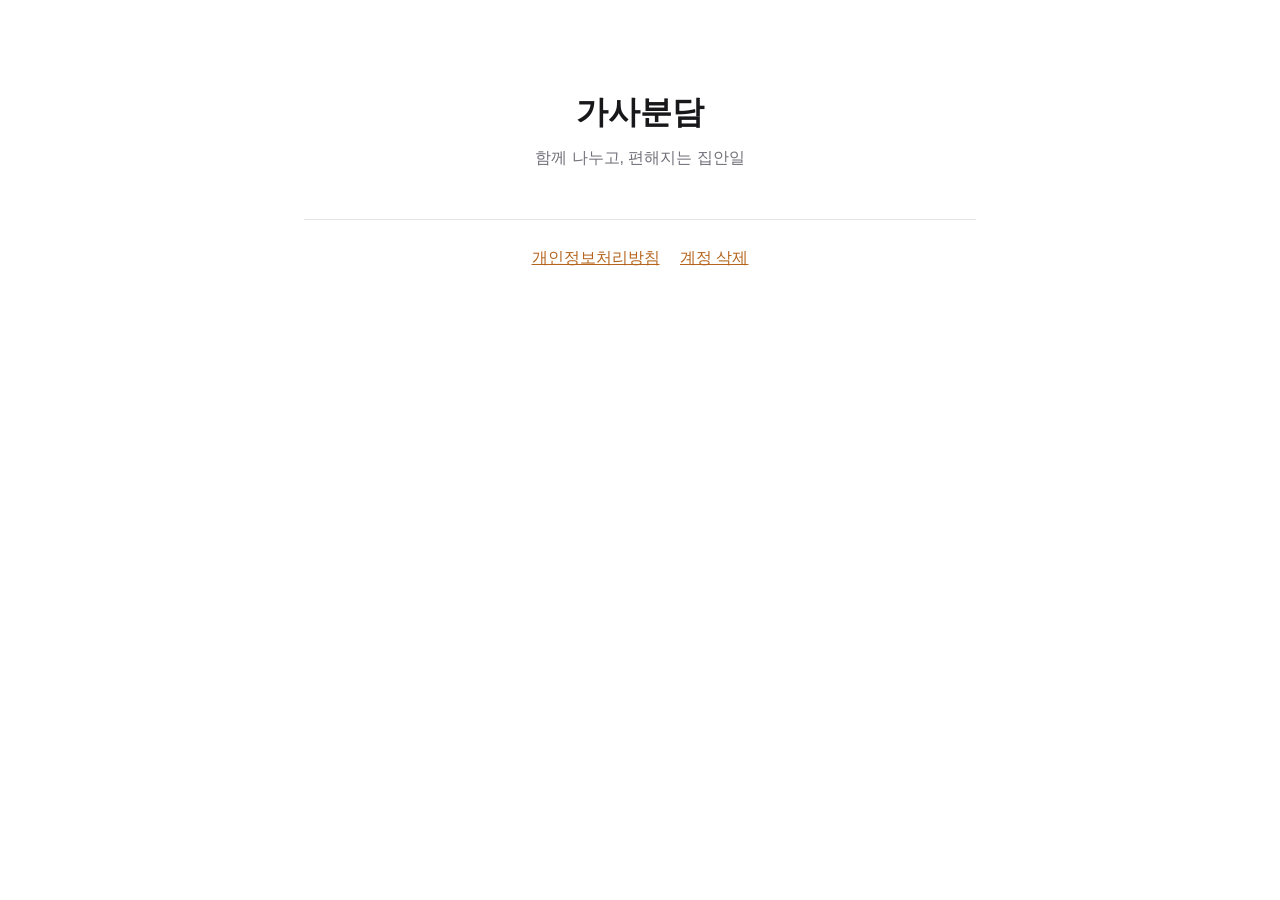
<file: housework/index.html>
<!doctype html>
<html lang="ko">
  <head>
    <meta charset="utf-8" />
    <meta name="viewport" content="width=device-width, initial-scale=1" />
    <title>가사분담</title>
    <style>
      :root {
        --surface: #ffffff;
        --ink: #18181b;
        --ink-muted: #71717a;
        --line: #e5e5e7;
        --accent: #b5651d;
      }
      body {
        margin: 0 auto;
        max-width: 42rem;
        padding: 4rem 1.25rem;
        background: var(--surface);
        color: var(--ink);
        font-family: -apple-system, 'Noto Sans KR', 'Malgun Gothic', sans-serif;
        line-height: 1.7;
        text-align: center;
      }
      h1 {
        margin-bottom: 0.25rem;
        font-size: 2rem;
      }
      p.lead {
        margin-top: 0;
        color: var(--ink-muted);
      }
      nav {
        margin-top: 3rem;
        border-top: 1px solid var(--line);
        padding-top: 1.5rem;
      }
      nav a {
        display: inline-block;
        margin: 0 0.5rem;
        color: var(--accent);
      }
    </style>
  </head>
  <body>
    <h1>가사분담</h1>
    <p class="lead">함께 나누고, 편해지는 집안일</p>
    <nav>
      <a href="./privacy.html">개인정보처리방침</a>
      <a href="./delete-account.html">계정 삭제</a>
    </nav>
  </body>
</html>
</file>
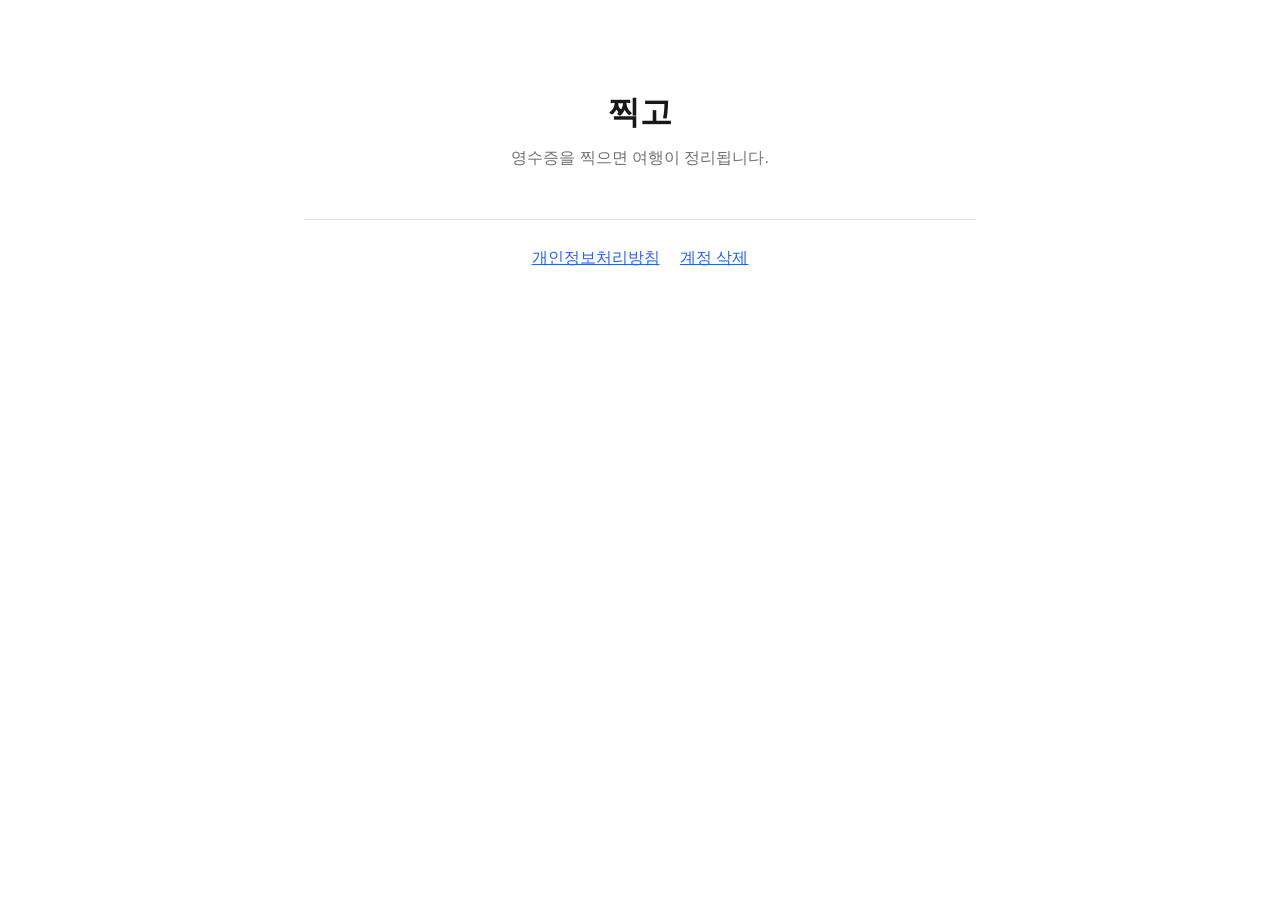
<file: jjikgo/index.html>
<!doctype html>
<html lang="ko">
  <head>
    <meta charset="utf-8" />
    <meta name="viewport" content="width=device-width, initial-scale=1" />
    <title>찍고</title>
    <style>
      :root {
        --surface: #ffffff;
        --ink: #18181b;
        --ink-muted: #71717a;
        --line: #e5e5e7;
        --accent: #2563eb;
      }
      body {
        margin: 0 auto;
        max-width: 42rem;
        padding: 4rem 1.25rem;
        background: var(--surface);
        color: var(--ink);
        font-family: -apple-system, 'Noto Sans KR', 'Malgun Gothic', sans-serif;
        line-height: 1.7;
        text-align: center;
      }
      h1 {
        margin-bottom: 0.25rem;
        font-size: 2rem;
      }
      p.lead {
        margin-top: 0;
        color: var(--ink-muted);
      }
      nav {
        margin-top: 3rem;
        border-top: 1px solid var(--line);
        padding-top: 1.5rem;
      }
      nav a {
        display: inline-block;
        margin: 0 0.5rem;
        color: var(--accent);
      }
    </style>
  </head>
  <body>
    <h1>찍고</h1>
    <p class="lead">영수증을 찍으면 여행이 정리됩니다.</p>
    <nav>
      <a href="./privacy.html">개인정보처리방침</a>
      <a href="./delete-account.html">계정 삭제</a>
    </nav>
  </body>
</html>
</file>
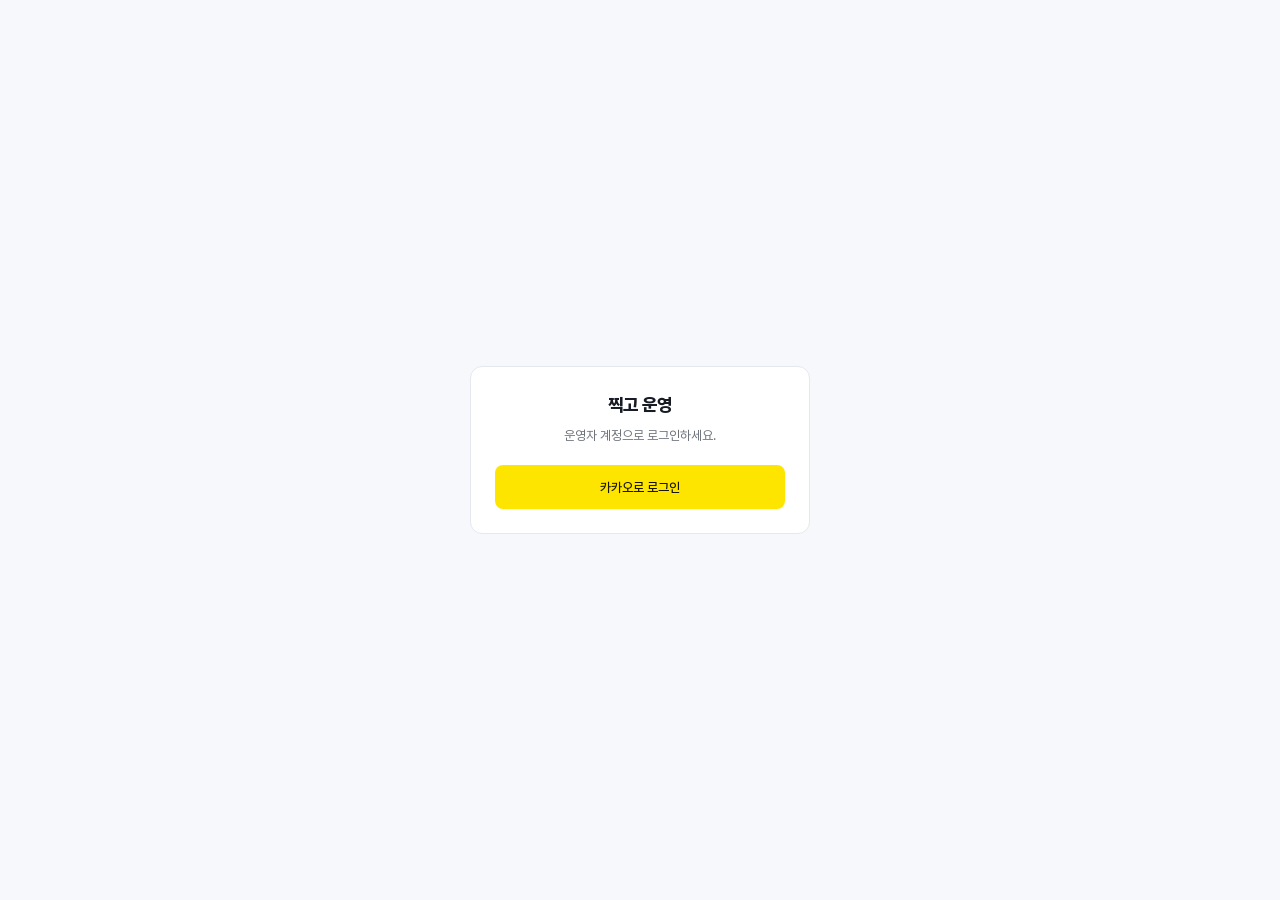
<file: jjikgo/admin/index.html>
<!doctype html>
<html lang="ko">
  <head>
    <meta charset="UTF-8" />
    <meta name="viewport" content="width=device-width, initial-scale=1.0, viewport-fit=cover" />
    <!-- 운영자 전용 화면이라 검색에 걸리지 않게 한다 -->
    <meta name="robots" content="noindex, nofollow" />
    <title>찍고 운영</title>
    <script type="module" crossorigin src="/jjikgo/admin/assets/index-ob1gWU9r.js"></script>
    <link rel="stylesheet" crossorigin href="/jjikgo/admin/assets/index-DN1EjwHg.css">
  </head>
  <body>
    <div id="root"></div>
  </body>
</html>
</file>
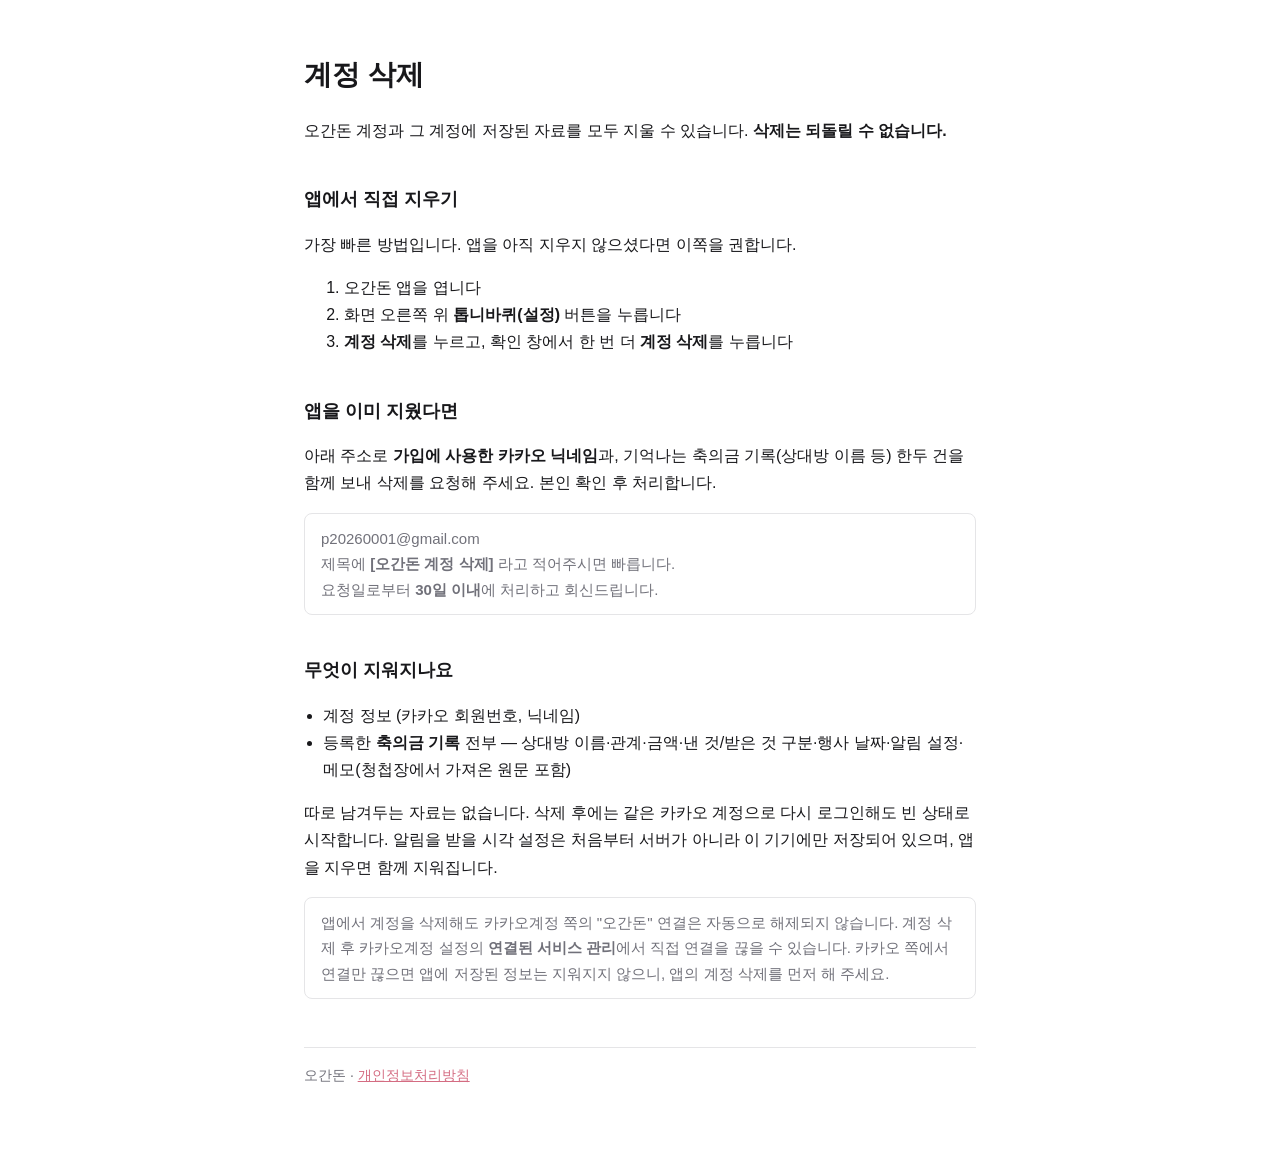
<file: gift-money/delete-account.html>
<!doctype html>
<html lang="ko">
  <head>
    <meta charset="utf-8" />
    <meta name="viewport" content="width=device-width, initial-scale=1" />
    <title>계정 삭제 — 오간돈</title>
    <style>
      :root {
        --surface: #ffffff;
        --ink: #18181b;
        --ink-muted: #71717a;
        --line: #e5e5e7;
        --accent: #d46c82;
      }
      body {
        margin: 0 auto;
        max-width: 42rem;
        padding: 2rem 1.25rem 4rem;
        background: var(--surface);
        color: var(--ink);
        font-family: -apple-system, 'Noto Sans KR', 'Malgun Gothic', sans-serif;
        font-size: 1rem;
        line-height: 1.7;
      }
      h1 {
        font-size: 1.75rem;
      }
      h2 {
        margin-top: 2.5rem;
        font-size: 1.125rem;
      }
      ul {
        padding-left: 1.2rem;
      }
      a {
        color: var(--accent);
      }
      .note {
        border: 1px solid var(--line);
        border-radius: 0.5rem;
        padding: 0.75rem 1rem;
        color: var(--ink-muted);
        font-size: 0.9375rem;
      }
      footer {
        margin-top: 3rem;
        border-top: 1px solid var(--line);
        padding-top: 1rem;
        color: var(--ink-muted);
        font-size: 0.875rem;
      }
    </style>
  </head>
  <body>
    <h1>계정 삭제</h1>
    <p>
      오간돈 계정과 그 계정에 저장된 자료를 모두 지울 수 있습니다.
      <strong>삭제는 되돌릴 수 없습니다.</strong>
    </p>

    <h2>앱에서 직접 지우기</h2>
    <p>가장 빠른 방법입니다. 앱을 아직 지우지 않으셨다면 이쪽을 권합니다.</p>
    <ol>
      <li>오간돈 앱을 엽니다</li>
      <li>화면 오른쪽 위 <strong>톱니바퀴(설정)</strong> 버튼을 누릅니다</li>
      <li><strong>계정 삭제</strong>를 누르고, 확인 창에서 한 번 더 <strong>계정 삭제</strong>를 누릅니다</li>
    </ol>

    <h2>앱을 이미 지웠다면</h2>
    <p>
      아래 주소로 <strong>가입에 사용한 카카오 닉네임</strong>과, 기억나는 축의금 기록(상대방
      이름 등) 한두 건을 함께 보내 삭제를 요청해 주세요. 본인 확인 후 처리합니다.
    </p>
    <p class="note">
      p20260001@gmail.com<br />
      제목에 <strong>[오간돈 계정 삭제]</strong> 라고 적어주시면 빠릅니다.<br />
      요청일로부터 <strong>30일 이내</strong>에 처리하고 회신드립니다.
    </p>

    <h2>무엇이 지워지나요</h2>
    <ul>
      <li>계정 정보 (카카오 회원번호, 닉네임)</li>
      <li>
        등록한 <strong>축의금 기록</strong> 전부 — 상대방 이름·관계·금액·낸 것/받은 것 구분·행사
        날짜·알림 설정·메모(청첩장에서 가져온 원문 포함)
      </li>
    </ul>
    <p>
      따로 남겨두는 자료는 없습니다. 삭제 후에는 같은 카카오 계정으로 다시 로그인해도 빈 상태로
      시작합니다. 알림을 받을 시각 설정은 처음부터 서버가 아니라 이 기기에만 저장되어 있으며, 앱을
      지우면 함께 지워집니다.
    </p>
    <p class="note">
      앱에서 계정을 삭제해도 카카오계정 쪽의 "오간돈" 연결은 자동으로 해제되지 않습니다. 계정 삭제
      후 카카오계정 설정의 <strong>연결된 서비스 관리</strong>에서 직접 연결을 끊을 수 있습니다.
      카카오 쪽에서 연결만 끊으면 앱에 저장된 정보는 지워지지 않으니, 앱의 계정 삭제를 먼저 해
      주세요.
    </p>

    <footer>
      오간돈 · <a href="./privacy.html">개인정보처리방침</a>
    </footer>
  </body>
</html>
</file>
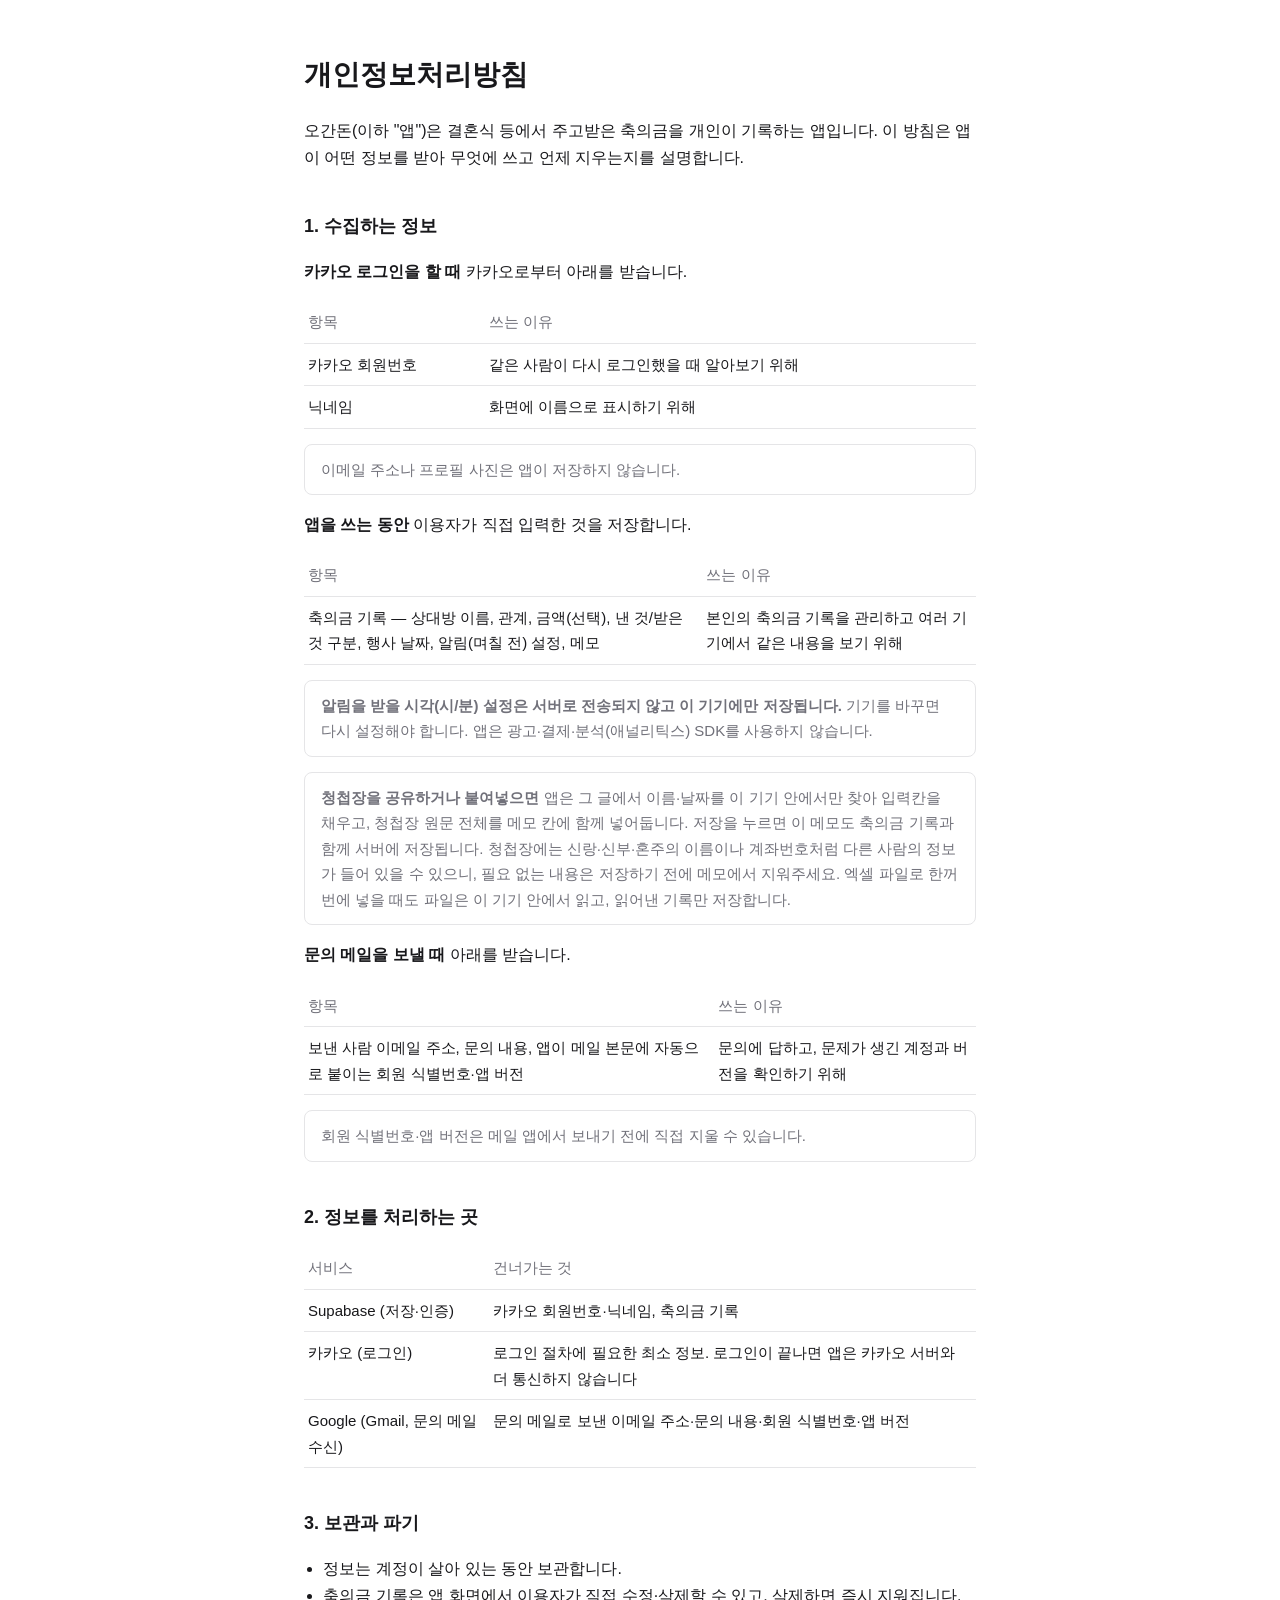
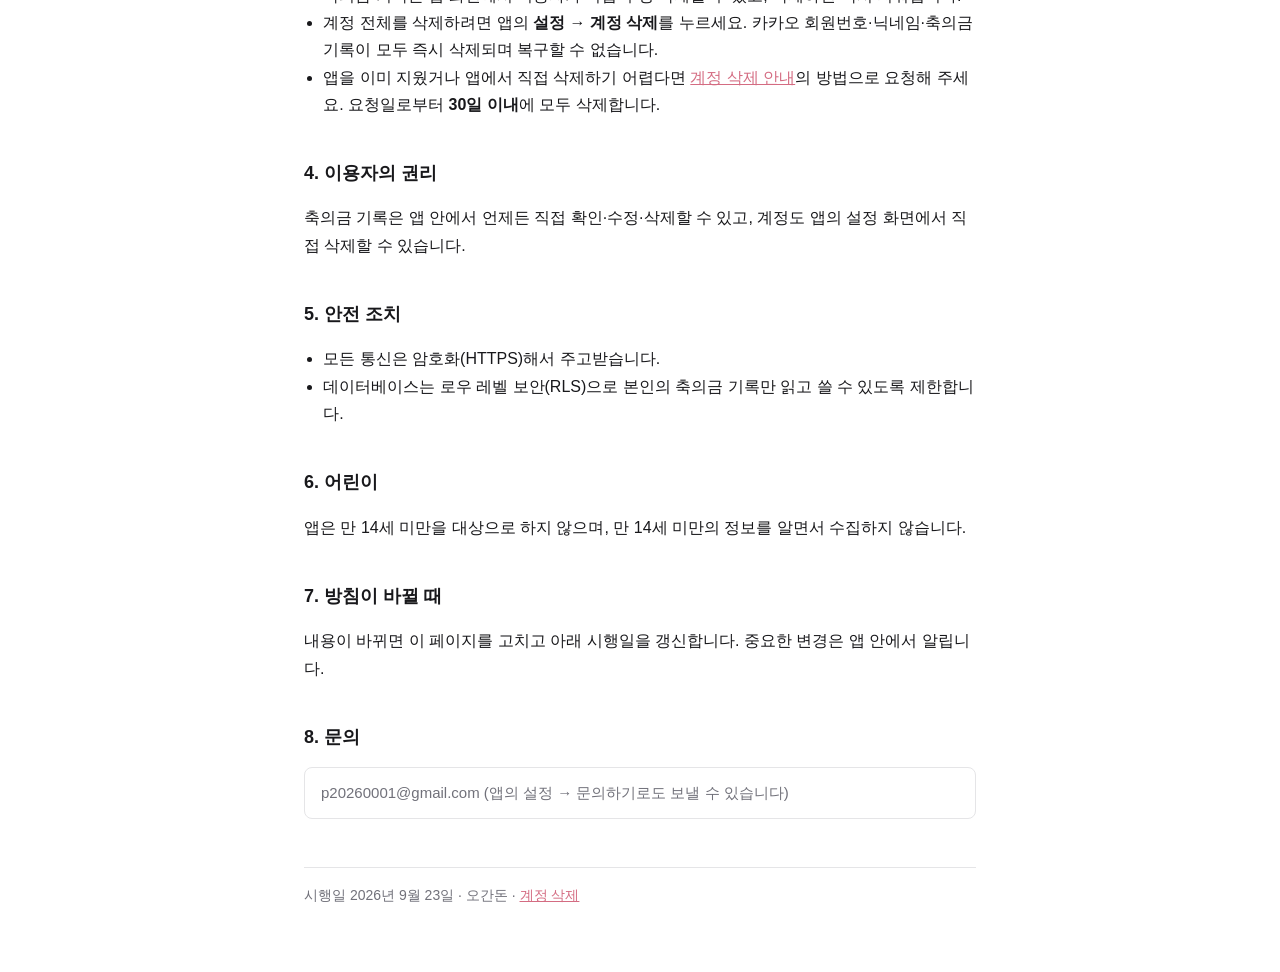
<file: gift-money/privacy.html>
<!doctype html>
<html lang="ko">
  <head>
    <meta charset="utf-8" />
    <meta name="viewport" content="width=device-width, initial-scale=1" />
    <title>개인정보처리방침 — 오간돈</title>
    <style>
      :root {
        --surface: #ffffff;
        --ink: #18181b;
        --ink-muted: #71717a;
        --line: #e5e5e7;
        --accent: #d46c82;
      }
      body {
        margin: 0 auto;
        max-width: 42rem;
        padding: 2rem 1.25rem 4rem;
        background: var(--surface);
        color: var(--ink);
        font-family: -apple-system, 'Noto Sans KR', 'Malgun Gothic', sans-serif;
        font-size: 1rem;
        line-height: 1.7;
      }
      h1 {
        font-size: 1.75rem;
      }
      h2 {
        margin-top: 2.5rem;
        font-size: 1.125rem;
      }
      table {
        width: 100%;
        border-collapse: collapse;
        margin-top: 0.75rem;
        font-size: 0.9375rem;
      }
      th,
      td {
        border-bottom: 1px solid var(--line);
        padding: 0.5rem 0.25rem;
        text-align: left;
        vertical-align: top;
      }
      th {
        color: var(--ink-muted);
        font-weight: 500;
      }
      ul {
        padding-left: 1.2rem;
      }
      a {
        color: var(--accent);
      }
      .note {
        border: 1px solid var(--line);
        border-radius: 0.5rem;
        padding: 0.75rem 1rem;
        color: var(--ink-muted);
        font-size: 0.9375rem;
      }
      footer {
        margin-top: 3rem;
        border-top: 1px solid var(--line);
        padding-top: 1rem;
        color: var(--ink-muted);
        font-size: 0.875rem;
      }
    </style>
  </head>
  <body>
    <h1>개인정보처리방침</h1>
    <p>
      오간돈(이하 "앱")은 결혼식 등에서 주고받은 축의금을 개인이 기록하는 앱입니다. 이
      방침은 앱이 어떤 정보를 받아 무엇에 쓰고 언제 지우는지를 설명합니다.
    </p>

    <h2>1. 수집하는 정보</h2>

    <p><strong>카카오 로그인을 할 때</strong> 카카오로부터 아래를 받습니다.</p>
    <table>
      <tr>
        <th>항목</th>
        <th>쓰는 이유</th>
      </tr>
      <tr>
        <td>카카오 회원번호</td>
        <td>같은 사람이 다시 로그인했을 때 알아보기 위해</td>
      </tr>
      <tr>
        <td>닉네임</td>
        <td>화면에 이름으로 표시하기 위해</td>
      </tr>
    </table>
    <p class="note">이메일 주소나 프로필 사진은 앱이 저장하지 않습니다.</p>

    <p><strong>앱을 쓰는 동안</strong> 이용자가 직접 입력한 것을 저장합니다.</p>
    <table>
      <tr>
        <th>항목</th>
        <th>쓰는 이유</th>
      </tr>
      <tr>
        <td>축의금 기록 — 상대방 이름, 관계, 금액(선택), 낸 것/받은 것 구분, 행사 날짜,
        알림(며칠 전) 설정, 메모</td>
        <td>본인의 축의금 기록을 관리하고 여러 기기에서 같은 내용을 보기 위해</td>
      </tr>
    </table>
    <p class="note">
      <strong>알림을 받을 시각(시/분) 설정은 서버로 전송되지 않고 이 기기에만 저장됩니다.</strong>
      기기를 바꾸면 다시 설정해야 합니다. 앱은 광고·결제·분석(애널리틱스) SDK를 사용하지
      않습니다.
    </p>
    <p class="note">
      <strong>청첩장을 공유하거나 붙여넣으면</strong> 앱은 그 글에서 이름·날짜를 이 기기 안에서만
      찾아 입력칸을 채우고, 청첩장 원문 전체를 메모 칸에 함께 넣어둡니다. 저장을 누르면 이 메모도
      축의금 기록과 함께 서버에 저장됩니다. 청첩장에는 신랑·신부·혼주의 이름이나 계좌번호처럼
      다른 사람의 정보가 들어 있을 수 있으니, 필요 없는 내용은 저장하기 전에 메모에서 지워주세요.
      엑셀 파일로 한꺼번에 넣을 때도 파일은 이 기기 안에서 읽고, 읽어낸 기록만 저장합니다.
    </p>

    <p><strong>문의 메일을 보낼 때</strong> 아래를 받습니다.</p>
    <table>
      <tr>
        <th>항목</th>
        <th>쓰는 이유</th>
      </tr>
      <tr>
        <td>보낸 사람 이메일 주소, 문의 내용, 앱이 메일 본문에 자동으로 붙이는 회원
        식별번호·앱 버전</td>
        <td>문의에 답하고, 문제가 생긴 계정과 버전을 확인하기 위해</td>
      </tr>
    </table>
    <p class="note">회원 식별번호·앱 버전은 메일 앱에서 보내기 전에 직접 지울 수 있습니다.</p>

    <h2>2. 정보를 처리하는 곳</h2>
    <table>
      <tr>
        <th>서비스</th>
        <th>건너가는 것</th>
      </tr>
      <tr>
        <td>Supabase (저장·인증)</td>
        <td>카카오 회원번호·닉네임, 축의금 기록</td>
      </tr>
      <tr>
        <td>카카오 (로그인)</td>
        <td>로그인 절차에 필요한 최소 정보. 로그인이 끝나면 앱은 카카오 서버와 더 통신하지
        않습니다</td>
      </tr>
      <tr>
        <td>Google (Gmail, 문의 메일 수신)</td>
        <td>문의 메일로 보낸 이메일 주소·문의 내용·회원 식별번호·앱 버전</td>
      </tr>
    </table>

    <h2>3. 보관과 파기</h2>
    <ul>
      <li>정보는 계정이 살아 있는 동안 보관합니다.</li>
      <li>축의금 기록은 앱 화면에서 이용자가 직접 수정·삭제할 수 있고, 삭제하면 즉시
        지워집니다.</li>
      <li>계정 전체를 삭제하려면 앱의 <strong>설정 → 계정 삭제</strong>를 누르세요. 카카오
        회원번호·닉네임·축의금 기록이 모두 즉시 삭제되며 복구할 수 없습니다.</li>
      <li>앱을 이미 지웠거나 앱에서 직접 삭제하기 어렵다면
        <a href="./delete-account.html">계정 삭제 안내</a>의 방법으로 요청해 주세요. 요청일로부터
        <strong>30일 이내</strong>에 모두 삭제합니다.</li>
    </ul>

    <h2>4. 이용자의 권리</h2>
    <p>
      축의금 기록은 앱 안에서 언제든 직접 확인·수정·삭제할 수 있고, 계정도 앱의 설정 화면에서
      직접 삭제할 수 있습니다.
    </p>

    <h2>5. 안전 조치</h2>
    <ul>
      <li>모든 통신은 암호화(HTTPS)해서 주고받습니다.</li>
      <li>데이터베이스는 로우 레벨 보안(RLS)으로 본인의 축의금 기록만 읽고 쓸 수 있도록
        제한합니다.</li>
    </ul>

    <h2>6. 어린이</h2>
    <p>
      앱은 만 14세 미만을 대상으로 하지 않으며, 만 14세 미만의 정보를 알면서 수집하지
      않습니다.
    </p>

    <h2>7. 방침이 바뀔 때</h2>
    <p>
      내용이 바뀌면 이 페이지를 고치고 아래 시행일을 갱신합니다. 중요한 변경은 앱 안에서
      알립니다.
    </p>

    <h2>8. 문의</h2>
    <p class="note">p20260001@gmail.com (앱의 설정 → 문의하기로도 보낼 수 있습니다)</p>

    <footer>
      시행일 2026년 9월 23일 · 오간돈 ·
      <a href="./delete-account.html">계정 삭제</a>
    </footer>
  </body>
</html>
</file>
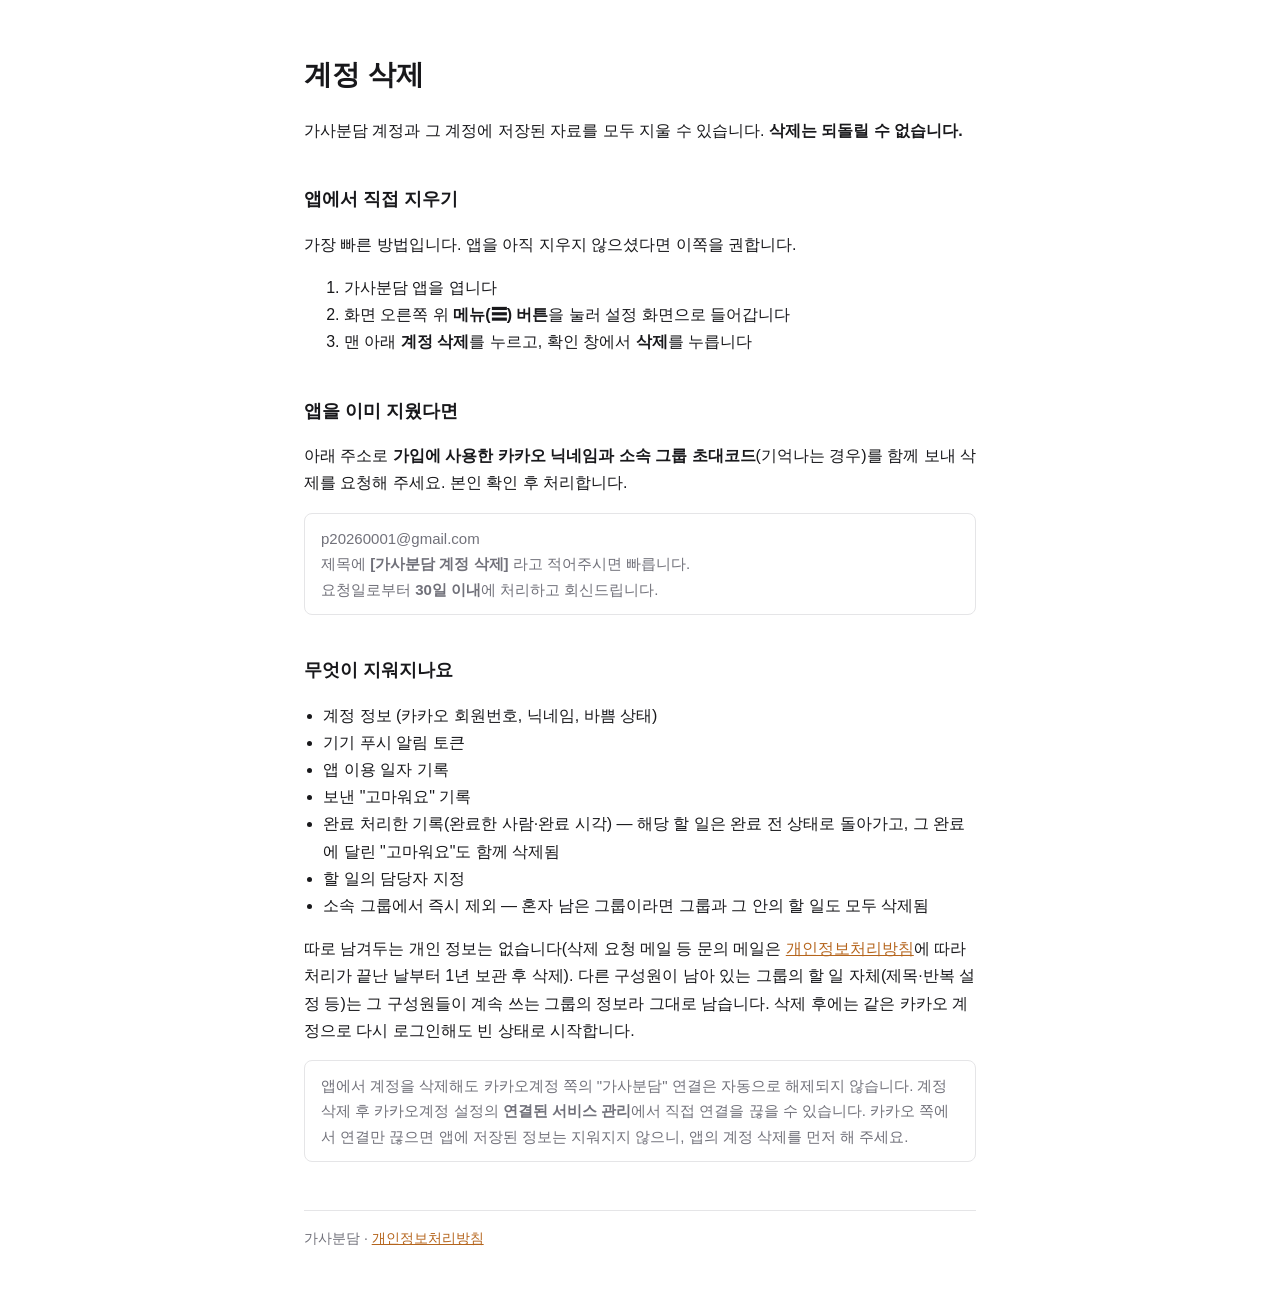
<file: housework/delete-account.html>
<!doctype html>
<html lang="ko">
  <head>
    <meta charset="utf-8" />
    <meta name="viewport" content="width=device-width, initial-scale=1" />
    <title>계정 삭제 — 가사분담</title>
    <style>
      :root {
        --surface: #ffffff;
        --ink: #18181b;
        --ink-muted: #71717a;
        --line: #e5e5e7;
        --accent: #b5651d;
      }
      body {
        margin: 0 auto;
        max-width: 42rem;
        padding: 2rem 1.25rem 4rem;
        background: var(--surface);
        color: var(--ink);
        font-family: -apple-system, 'Noto Sans KR', 'Malgun Gothic', sans-serif;
        font-size: 1rem;
        line-height: 1.7;
      }
      h1 {
        font-size: 1.75rem;
      }
      h2 {
        margin-top: 2.5rem;
        font-size: 1.125rem;
      }
      ul {
        padding-left: 1.2rem;
      }
      a {
        color: var(--accent);
      }
      .note {
        border: 1px solid var(--line);
        border-radius: 0.5rem;
        padding: 0.75rem 1rem;
        color: var(--ink-muted);
        font-size: 0.9375rem;
      }
      footer {
        margin-top: 3rem;
        border-top: 1px solid var(--line);
        padding-top: 1rem;
        color: var(--ink-muted);
        font-size: 0.875rem;
      }
    </style>
  </head>
  <body>
    <h1>계정 삭제</h1>
    <p>
      가사분담 계정과 그 계정에 저장된 자료를 모두 지울 수 있습니다.
      <strong>삭제는 되돌릴 수 없습니다.</strong>
    </p>

    <h2>앱에서 직접 지우기</h2>
    <p>가장 빠른 방법입니다. 앱을 아직 지우지 않으셨다면 이쪽을 권합니다.</p>
    <ol>
      <li>가사분담 앱을 엽니다</li>
      <li>화면 오른쪽 위 <strong>메뉴(☰) 버튼</strong>을 눌러 설정 화면으로 들어갑니다</li>
      <li>맨 아래 <strong>계정 삭제</strong>를 누르고, 확인 창에서 <strong>삭제</strong>를 누릅니다</li>
    </ol>

    <h2>앱을 이미 지웠다면</h2>
    <p>
      아래 주소로 <strong>가입에 사용한 카카오 닉네임과 소속 그룹 초대코드</strong>(기억나는
      경우)를 함께 보내 삭제를 요청해 주세요. 본인 확인 후 처리합니다.
    </p>
    <p class="note">
      p20260001@gmail.com<br />
      제목에 <strong>[가사분담 계정 삭제]</strong> 라고 적어주시면 빠릅니다.<br />
      요청일로부터 <strong>30일 이내</strong>에 처리하고 회신드립니다.
    </p>

    <h2>무엇이 지워지나요</h2>
    <ul>
      <li>계정 정보 (카카오 회원번호, 닉네임, 바쁨 상태)</li>
      <li>기기 푸시 알림 토큰</li>
      <li>앱 이용 일자 기록</li>
      <li>보낸 "고마워요" 기록</li>
      <li>
        완료 처리한 기록(완료한 사람·완료 시각) — 해당 할 일은 완료 전 상태로 돌아가고, 그
        완료에 달린 "고마워요"도 함께 삭제됨
      </li>
      <li>할 일의 담당자 지정</li>
      <li>소속 그룹에서 즉시 제외 — 혼자 남은 그룹이라면 그룹과 그 안의 할 일도 모두 삭제됨</li>
    </ul>
    <p>
      따로 남겨두는 개인 정보는 없습니다(삭제 요청 메일 등 문의 메일은
      <a href="./privacy.html">개인정보처리방침</a>에 따라 처리가 끝난 날부터 1년 보관 후 삭제). 다른 구성원이 남아 있는 그룹의 할 일 자체(제목·반복
      설정 등)는 그 구성원들이 계속 쓰는 그룹의 정보라 그대로 남습니다. 삭제 후에는 같은 카카오
      계정으로 다시 로그인해도 빈 상태로 시작합니다.
    </p>
    <p class="note">
      앱에서 계정을 삭제해도 카카오계정 쪽의 "가사분담" 연결은 자동으로 해제되지 않습니다.
      계정 삭제 후 카카오계정 설정의 <strong>연결된 서비스 관리</strong>에서 직접 연결을 끊을 수
      있습니다. 카카오 쪽에서 연결만 끊으면 앱에 저장된 정보는 지워지지 않으니, 앱의 계정 삭제를
      먼저 해 주세요.
    </p>

    <footer>
      가사분담 · <a href="./privacy.html">개인정보처리방침</a>
    </footer>
  </body>
</html>
</file>
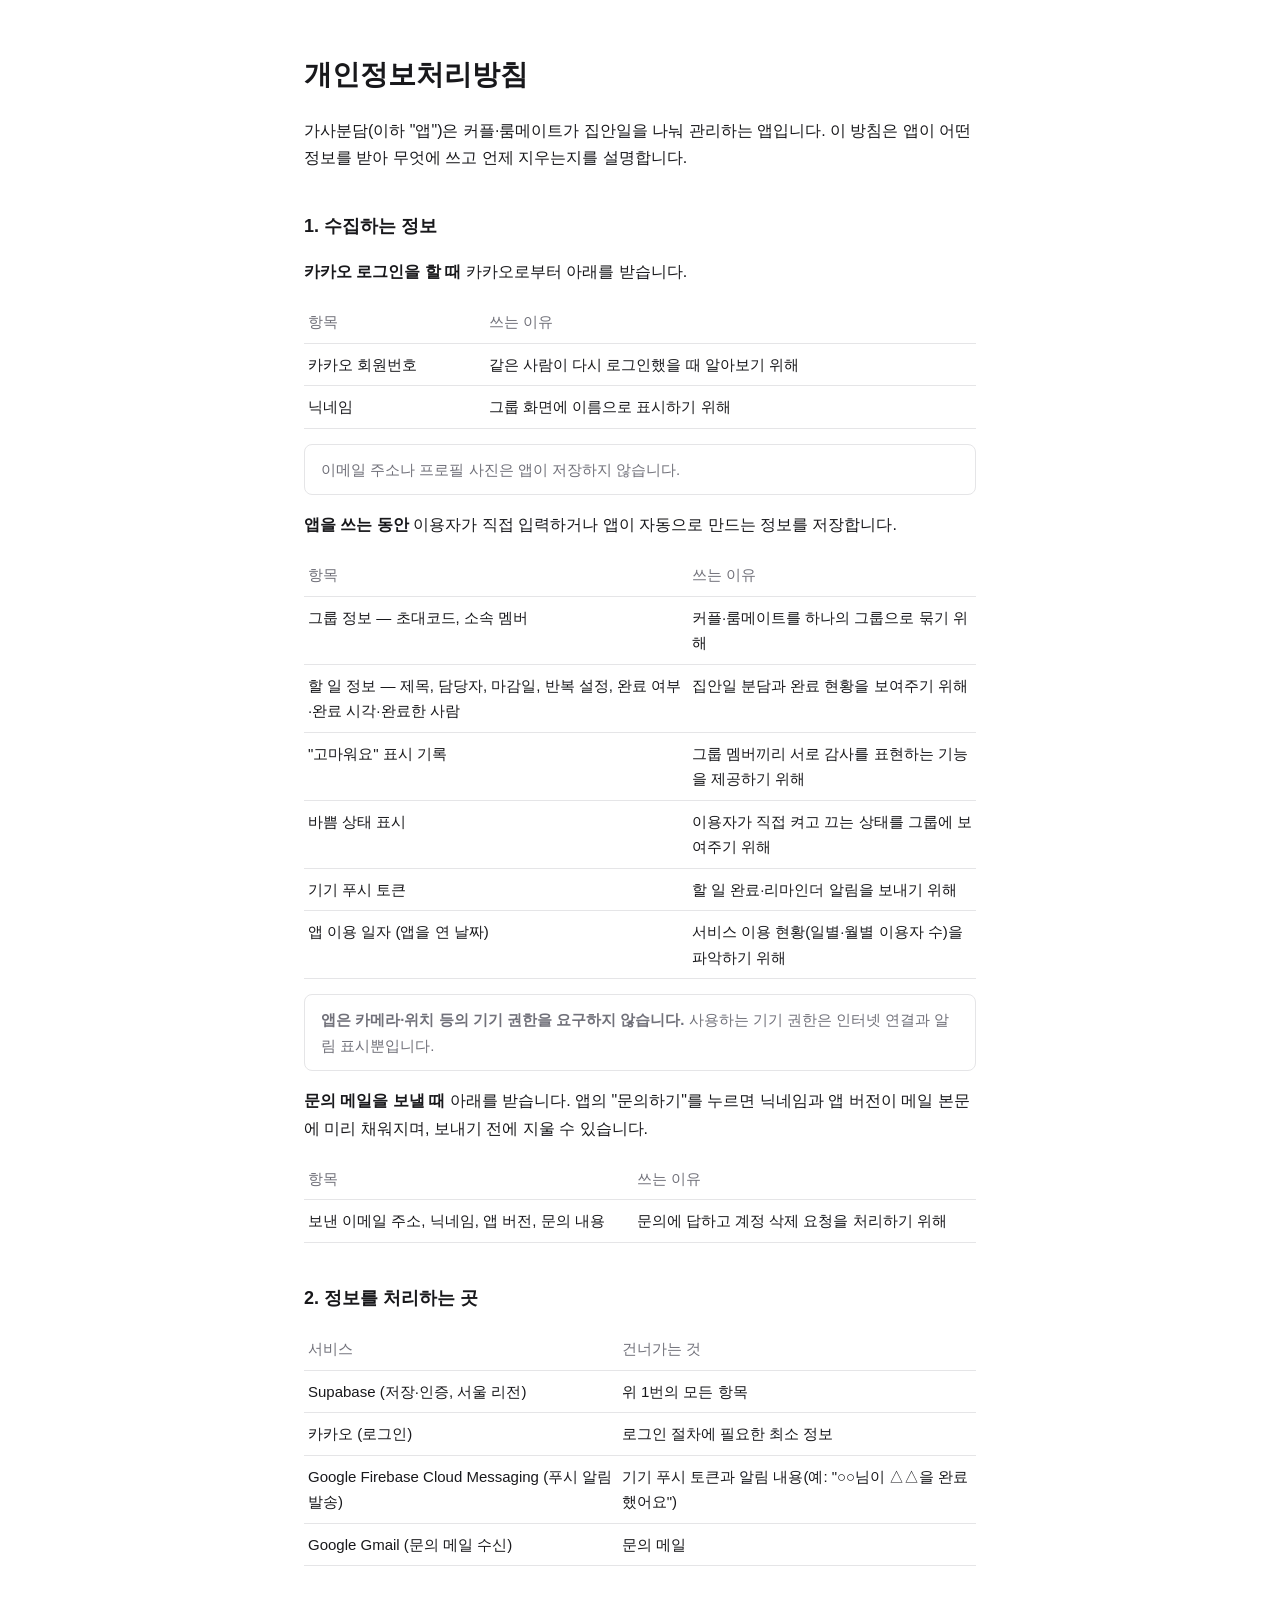
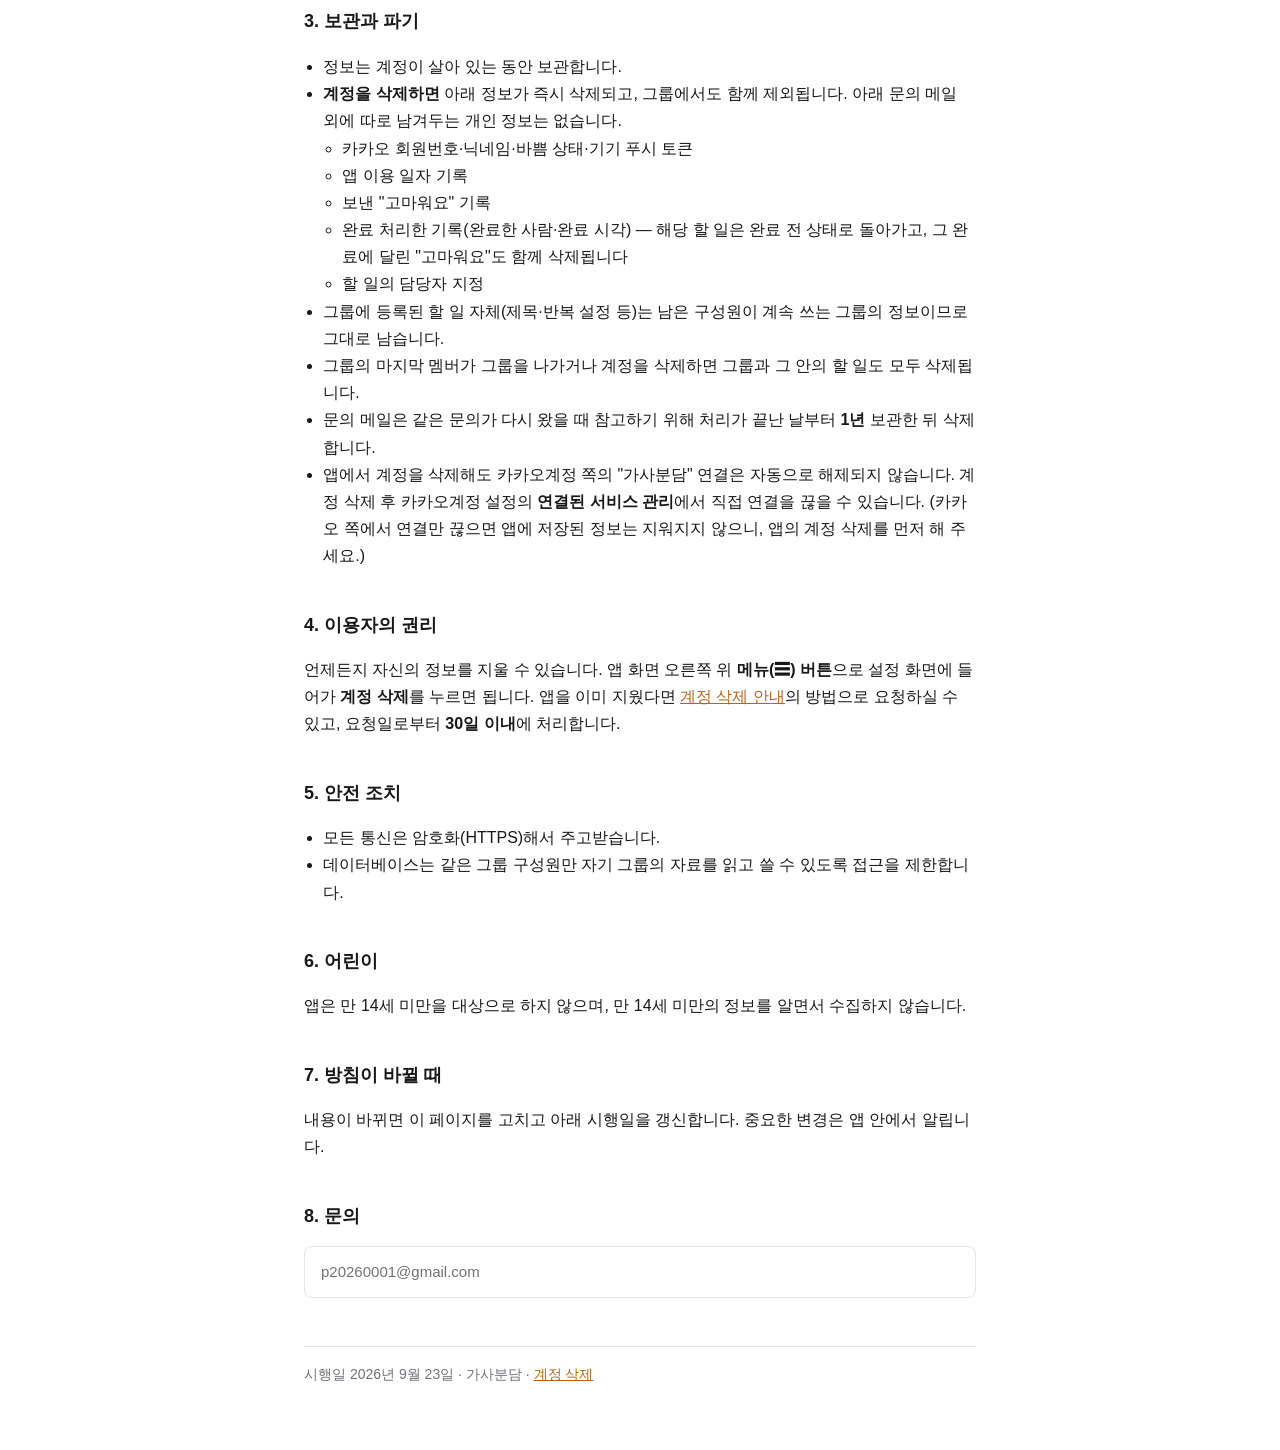
<file: housework/privacy.html>
<!doctype html>
<html lang="ko">
  <head>
    <meta charset="utf-8" />
    <meta name="viewport" content="width=device-width, initial-scale=1" />
    <title>개인정보처리방침 — 가사분담</title>
    <style>
      :root {
        --surface: #ffffff;
        --ink: #18181b;
        --ink-muted: #71717a;
        --line: #e5e5e7;
        --accent: #b5651d;
      }
      body {
        margin: 0 auto;
        max-width: 42rem;
        padding: 2rem 1.25rem 4rem;
        background: var(--surface);
        color: var(--ink);
        font-family: -apple-system, 'Noto Sans KR', 'Malgun Gothic', sans-serif;
        font-size: 1rem;
        line-height: 1.7;
      }
      h1 {
        font-size: 1.75rem;
      }
      h2 {
        margin-top: 2.5rem;
        font-size: 1.125rem;
      }
      table {
        width: 100%;
        border-collapse: collapse;
        margin-top: 0.75rem;
        font-size: 0.9375rem;
      }
      th,
      td {
        border-bottom: 1px solid var(--line);
        padding: 0.5rem 0.25rem;
        text-align: left;
        vertical-align: top;
      }
      th {
        color: var(--ink-muted);
        font-weight: 500;
      }
      ul {
        padding-left: 1.2rem;
      }
      a {
        color: var(--accent);
      }
      .note {
        border: 1px solid var(--line);
        border-radius: 0.5rem;
        padding: 0.75rem 1rem;
        color: var(--ink-muted);
        font-size: 0.9375rem;
      }
      footer {
        margin-top: 3rem;
        border-top: 1px solid var(--line);
        padding-top: 1rem;
        color: var(--ink-muted);
        font-size: 0.875rem;
      }
    </style>
  </head>
  <body>
    <h1>개인정보처리방침</h1>
    <p>
      가사분담(이하 "앱")은 커플·룸메이트가 집안일을 나눠 관리하는 앱입니다. 이 방침은 앱이
      어떤 정보를 받아 무엇에 쓰고 언제 지우는지를 설명합니다.
    </p>

    <h2>1. 수집하는 정보</h2>

    <p><strong>카카오 로그인을 할 때</strong> 카카오로부터 아래를 받습니다.</p>
    <table>
      <tr>
        <th>항목</th>
        <th>쓰는 이유</th>
      </tr>
      <tr>
        <td>카카오 회원번호</td>
        <td>같은 사람이 다시 로그인했을 때 알아보기 위해</td>
      </tr>
      <tr>
        <td>닉네임</td>
        <td>그룹 화면에 이름으로 표시하기 위해</td>
      </tr>
    </table>
    <p class="note">
      이메일 주소나 프로필 사진은 앱이 저장하지 않습니다.
    </p>

    <p><strong>앱을 쓰는 동안</strong> 이용자가 직접 입력하거나 앱이 자동으로 만드는 정보를
    저장합니다.</p>
    <table>
      <tr>
        <th>항목</th>
        <th>쓰는 이유</th>
      </tr>
      <tr>
        <td>그룹 정보 — 초대코드, 소속 멤버</td>
        <td>커플·룸메이트를 하나의 그룹으로 묶기 위해</td>
      </tr>
      <tr>
        <td>할 일 정보 — 제목, 담당자, 마감일, 반복 설정, 완료 여부·완료 시각·완료한 사람</td>
        <td>집안일 분담과 완료 현황을 보여주기 위해</td>
      </tr>
      <tr>
        <td>"고마워요" 표시 기록</td>
        <td>그룹 멤버끼리 서로 감사를 표현하는 기능을 제공하기 위해</td>
      </tr>
      <tr>
        <td>바쁨 상태 표시</td>
        <td>이용자가 직접 켜고 끄는 상태를 그룹에 보여주기 위해</td>
      </tr>
      <tr>
        <td>기기 푸시 토큰</td>
        <td>할 일 완료·리마인더 알림을 보내기 위해</td>
      </tr>
      <tr>
        <td>앱 이용 일자 (앱을 연 날짜)</td>
        <td>서비스 이용 현황(일별·월별 이용자 수)을 파악하기 위해</td>
      </tr>
    </table>
    <p class="note">
      <strong>앱은 카메라·위치 등의 기기 권한을 요구하지 않습니다.</strong> 사용하는 기기 권한은
      인터넷 연결과 알림 표시뿐입니다.
    </p>

    <p><strong>문의 메일을 보낼 때</strong> 아래를 받습니다. 앱의 "문의하기"를 누르면 닉네임과 앱
    버전이 메일 본문에 미리 채워지며, 보내기 전에 지울 수 있습니다.</p>
    <table>
      <tr>
        <th>항목</th>
        <th>쓰는 이유</th>
      </tr>
      <tr>
        <td>보낸 이메일 주소, 닉네임, 앱 버전, 문의 내용</td>
        <td>문의에 답하고 계정 삭제 요청을 처리하기 위해</td>
      </tr>
    </table>

    <h2>2. 정보를 처리하는 곳</h2>
    <table>
      <tr>
        <th>서비스</th>
        <th>건너가는 것</th>
      </tr>
      <tr>
        <td>Supabase (저장·인증, 서울 리전)</td>
        <td>위 1번의 모든 항목</td>
      </tr>
      <tr>
        <td>카카오 (로그인)</td>
        <td>로그인 절차에 필요한 최소 정보</td>
      </tr>
      <tr>
        <td>Google Firebase Cloud Messaging (푸시 알림 발송)</td>
        <td>기기 푸시 토큰과 알림 내용(예: "○○님이 △△을 완료했어요")</td>
      </tr>
      <tr>
        <td>Google Gmail (문의 메일 수신)</td>
        <td>문의 메일</td>
      </tr>
    </table>

    <h2>3. 보관과 파기</h2>
    <ul>
      <li>정보는 계정이 살아 있는 동안 보관합니다.</li>
      <li>
        <strong>계정을 삭제하면</strong> 아래 정보가 즉시 삭제되고, 그룹에서도 함께
        제외됩니다. 아래 문의 메일 외에 따로 남겨두는 개인 정보는 없습니다.
        <ul>
          <li>카카오 회원번호·닉네임·바쁨 상태·기기 푸시 토큰</li>
          <li>앱 이용 일자 기록</li>
          <li>보낸 "고마워요" 기록</li>
          <li>
            완료 처리한 기록(완료한 사람·완료 시각) — 해당 할 일은 완료 전 상태로
            돌아가고, 그 완료에 달린 "고마워요"도 함께 삭제됩니다
          </li>
          <li>할 일의 담당자 지정</li>
        </ul>
      </li>
      <li>
        그룹에 등록된 할 일 자체(제목·반복 설정 등)는 남은 구성원이 계속 쓰는 그룹의
        정보이므로 그대로 남습니다.
      </li>
      <li>그룹의 마지막 멤버가 그룹을 나가거나 계정을 삭제하면 그룹과 그 안의 할 일도 모두 삭제됩니다.</li>
      <li>
        문의 메일은 같은 문의가 다시 왔을 때 참고하기 위해 처리가 끝난 날부터 <strong>1년</strong>
        보관한 뒤 삭제합니다.
      </li>
      <li>
        앱에서 계정을 삭제해도 카카오계정 쪽의 "가사분담" 연결은 자동으로 해제되지
        않습니다. 계정 삭제 후 카카오계정 설정의 <strong>연결된 서비스 관리</strong>에서 직접
        연결을 끊을 수 있습니다. (카카오 쪽에서 연결만 끊으면 앱에 저장된 정보는 지워지지
        않으니, 앱의 계정 삭제를 먼저 해 주세요.)
      </li>
    </ul>

    <h2>4. 이용자의 권리</h2>
    <p>
      언제든지 자신의 정보를 지울 수 있습니다. 앱 화면 오른쪽 위 <strong>메뉴(☰) 버튼</strong>으로 설정
      화면에 들어가 <strong>계정 삭제</strong>를 누르면 됩니다. 앱을 이미 지웠다면
      <a href="./delete-account.html">계정 삭제 안내</a>의 방법으로 요청하실 수 있고,
      요청일로부터 <strong>30일 이내</strong>에 처리합니다.
    </p>

    <h2>5. 안전 조치</h2>
    <ul>
      <li>모든 통신은 암호화(HTTPS)해서 주고받습니다.</li>
      <li>데이터베이스는 같은 그룹 구성원만 자기 그룹의 자료를 읽고 쓸 수 있도록 접근을 제한합니다.</li>
    </ul>

    <h2>6. 어린이</h2>
    <p>
      앱은 만 14세 미만을 대상으로 하지 않으며, 만 14세 미만의 정보를 알면서 수집하지
      않습니다.
    </p>

    <h2>7. 방침이 바뀔 때</h2>
    <p>
      내용이 바뀌면 이 페이지를 고치고 아래 시행일을 갱신합니다. 중요한 변경은 앱 안에서
      알립니다.
    </p>

    <h2>8. 문의</h2>
    <p class="note">p20260001@gmail.com</p>

    <footer>
      시행일 2026년 9월 23일 · 가사분담 ·
      <a href="./delete-account.html">계정 삭제</a>
    </footer>
  </body>
</html>
</file>
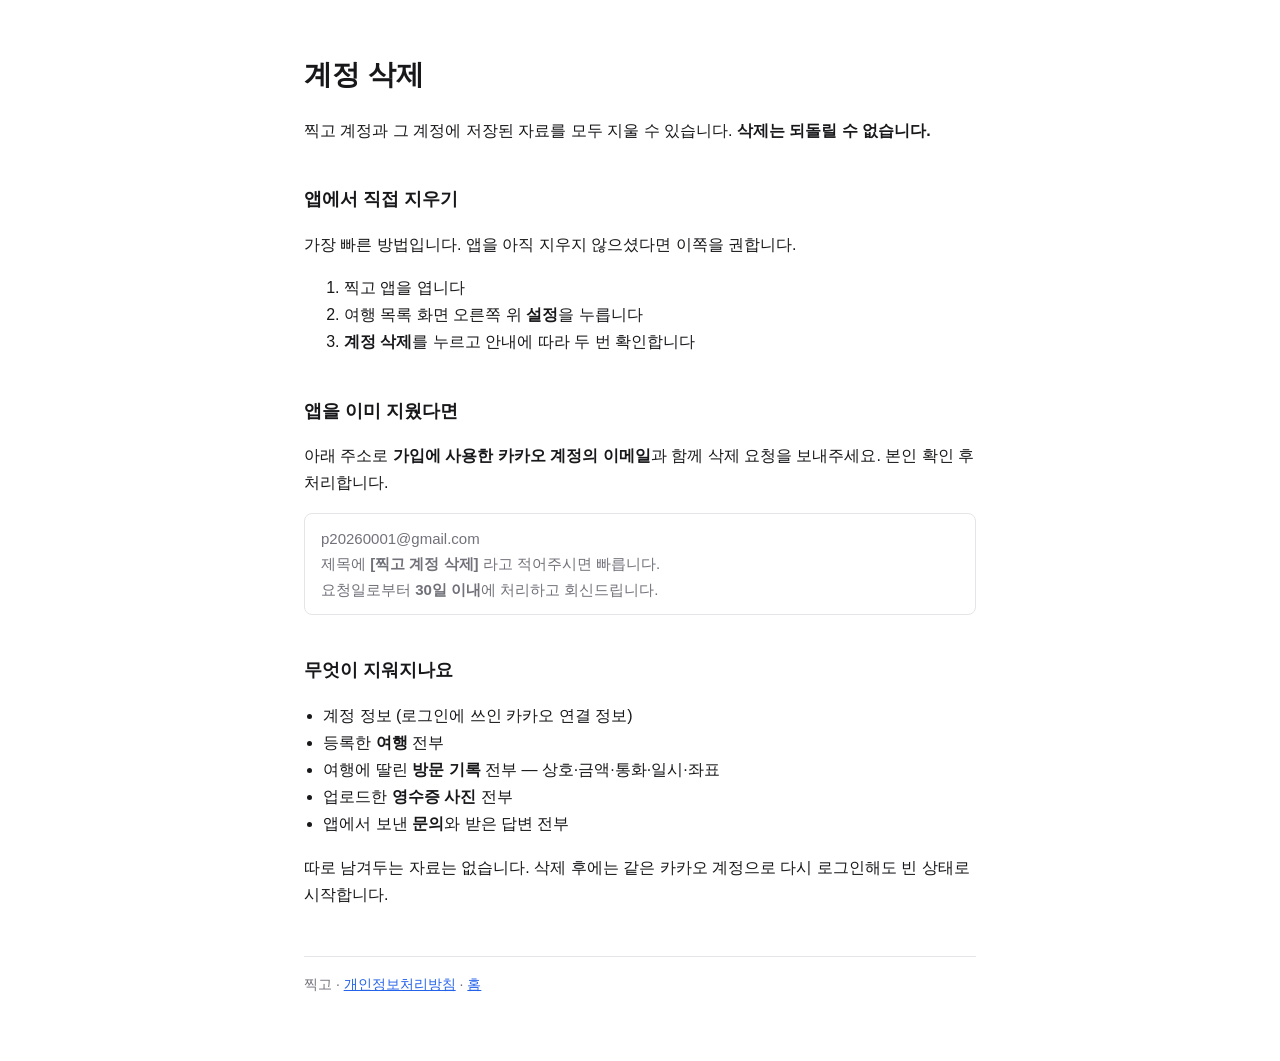
<file: jjikgo/delete-account.html>
<!doctype html>
<html lang="ko">
  <head>
    <meta charset="utf-8" />
    <meta name="viewport" content="width=device-width, initial-scale=1" />
    <title>계정 삭제 — 찍고</title>
    <style>
      :root {
        --surface: #ffffff;
        --ink: #18181b;
        --ink-muted: #71717a;
        --line: #e5e5e7;
        --accent: #2563eb;
      }
      body {
        margin: 0 auto;
        max-width: 42rem;
        padding: 2rem 1.25rem 4rem;
        background: var(--surface);
        color: var(--ink);
        font-family: -apple-system, 'Noto Sans KR', 'Malgun Gothic', sans-serif;
        font-size: 1rem;
        line-height: 1.7;
      }
      h1 {
        font-size: 1.75rem;
      }
      h2 {
        margin-top: 2.5rem;
        font-size: 1.125rem;
      }
      ul {
        padding-left: 1.2rem;
      }
      a {
        color: var(--accent);
      }
      .note {
        border: 1px solid var(--line);
        border-radius: 0.5rem;
        padding: 0.75rem 1rem;
        color: var(--ink-muted);
        font-size: 0.9375rem;
      }
      footer {
        margin-top: 3rem;
        border-top: 1px solid var(--line);
        padding-top: 1rem;
        color: var(--ink-muted);
        font-size: 0.875rem;
      }
    </style>
  </head>
  <body>
    <h1>계정 삭제</h1>
    <p>
      찍고 계정과 그 계정에 저장된 자료를 모두 지울 수 있습니다.
      <strong>삭제는 되돌릴 수 없습니다.</strong>
    </p>

    <h2>앱에서 직접 지우기</h2>
    <p>가장 빠른 방법입니다. 앱을 아직 지우지 않으셨다면 이쪽을 권합니다.</p>
    <ol>
      <li>찍고 앱을 엽니다</li>
      <li>여행 목록 화면 오른쪽 위 <strong>설정</strong>을 누릅니다</li>
      <li><strong>계정 삭제</strong>를 누르고 안내에 따라 두 번 확인합니다</li>
    </ol>

    <h2>앱을 이미 지웠다면</h2>
    <p>
      아래 주소로 <strong>가입에 사용한 카카오 계정의 이메일</strong>과 함께
      삭제 요청을 보내주세요. 본인 확인 후 처리합니다.
    </p>
    <p class="note">
      p20260001@gmail.com<br />
      제목에 <strong>[찍고 계정 삭제]</strong> 라고 적어주시면 빠릅니다.<br />
      요청일로부터 <strong>30일 이내</strong>에 처리하고 회신드립니다.
    </p>

    <h2>무엇이 지워지나요</h2>
    <ul>
      <li>계정 정보 (로그인에 쓰인 카카오 연결 정보)</li>
      <li>등록한 <strong>여행</strong> 전부</li>
      <li>여행에 딸린 <strong>방문 기록</strong> 전부 — 상호·금액·통화·일시·좌표</li>
      <li>업로드한 <strong>영수증 사진</strong> 전부</li>
      <li>앱에서 보낸 <strong>문의</strong>와 받은 답변 전부</li>
    </ul>
    <p>
      따로 남겨두는 자료는 없습니다. 삭제 후에는 같은 카카오 계정으로 다시 로그인해도
      빈 상태로 시작합니다.
    </p>

    <footer>
      찍고 · <a href="./privacy.html">개인정보처리방침</a> ·
      <a href="./index.html">홈</a>
    </footer>
  </body>
</html>
</file>
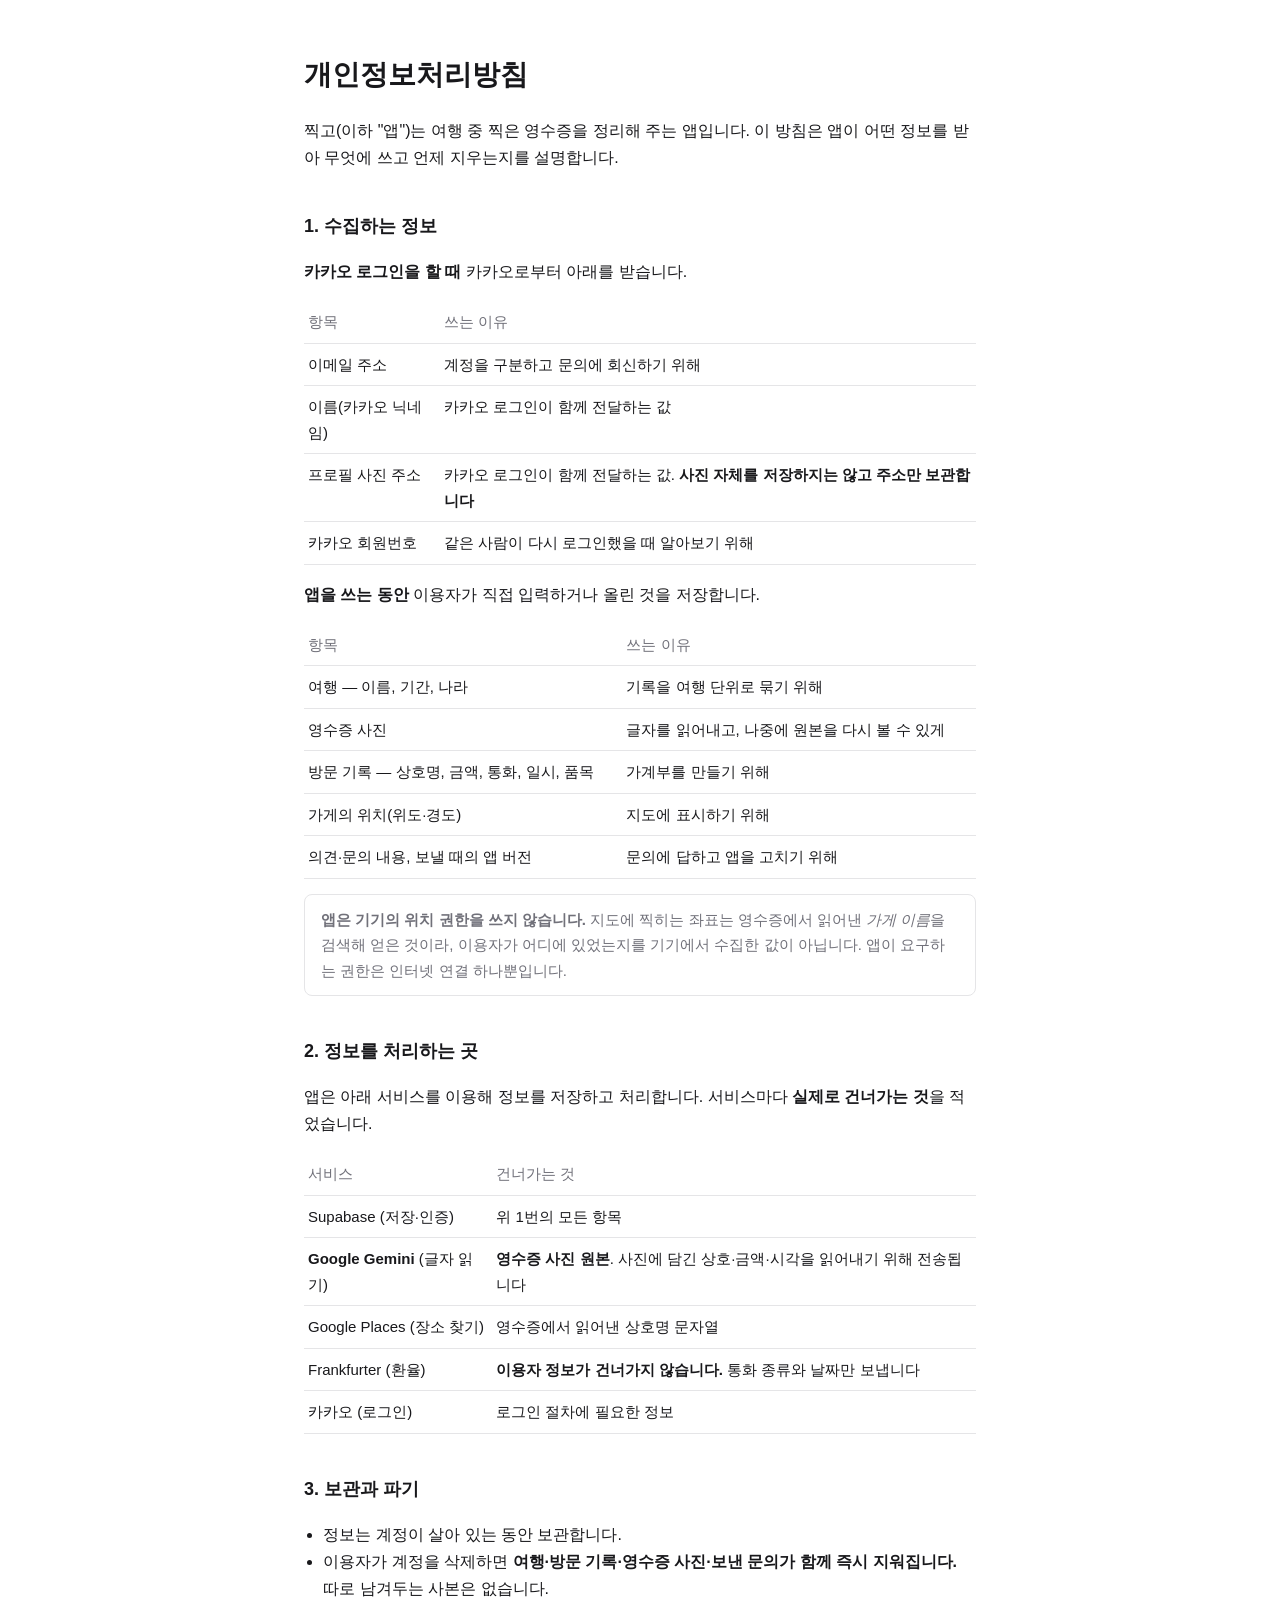
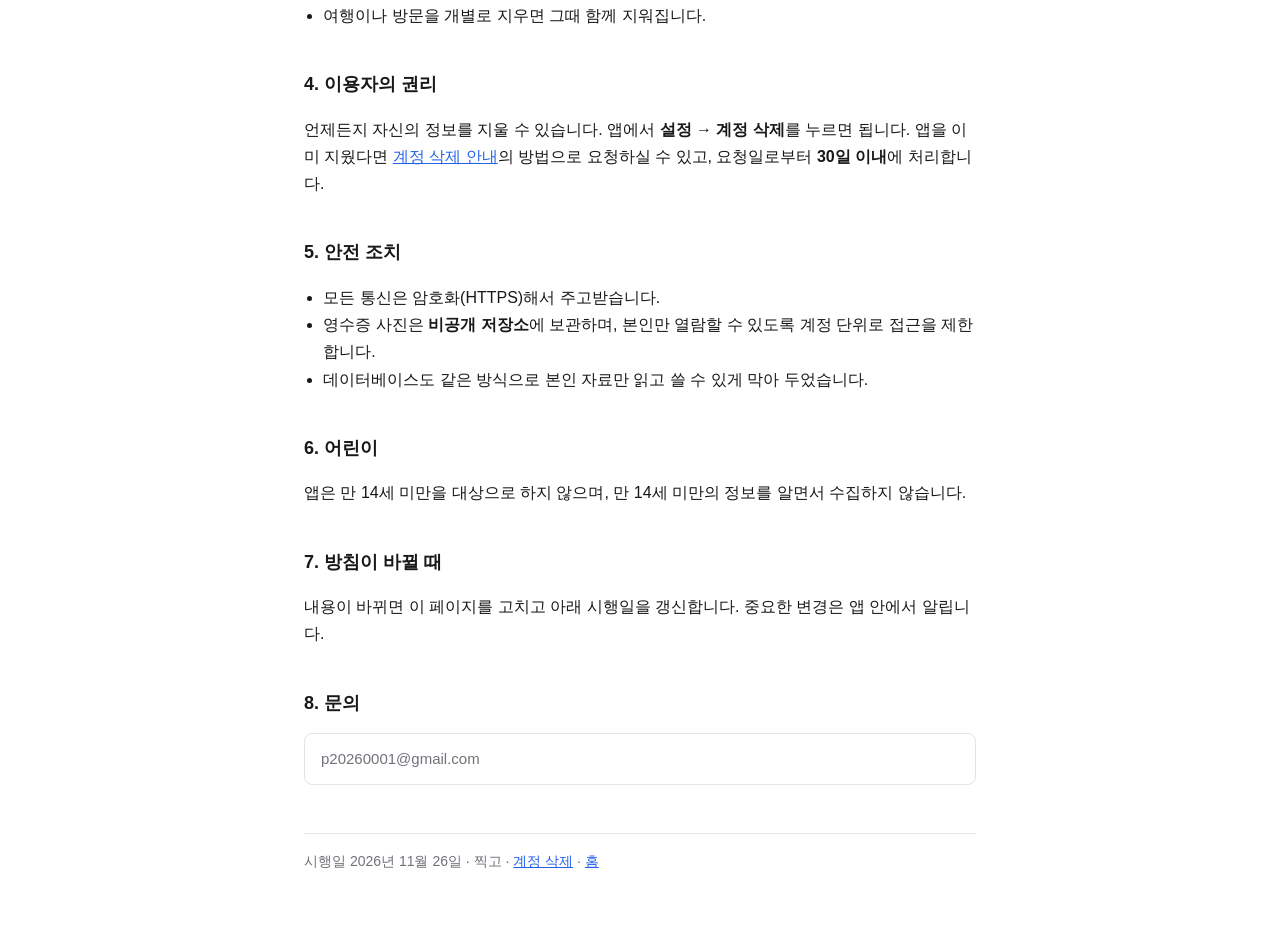
<file: jjikgo/privacy.html>
<!doctype html>
<html lang="ko">
  <head>
    <meta charset="utf-8" />
    <meta name="viewport" content="width=device-width, initial-scale=1" />
    <title>개인정보처리방침 — 찍고</title>
    <style>
      :root {
        --surface: #ffffff;
        --ink: #18181b;
        --ink-muted: #71717a;
        --line: #e5e5e7;
        --accent: #2563eb;
      }
      body {
        margin: 0 auto;
        max-width: 42rem;
        padding: 2rem 1.25rem 4rem;
        background: var(--surface);
        color: var(--ink);
        font-family: -apple-system, 'Noto Sans KR', 'Malgun Gothic', sans-serif;
        font-size: 1rem;
        line-height: 1.7;
      }
      h1 {
        font-size: 1.75rem;
      }
      h2 {
        margin-top: 2.5rem;
        font-size: 1.125rem;
      }
      table {
        width: 100%;
        border-collapse: collapse;
        margin-top: 0.75rem;
        font-size: 0.9375rem;
      }
      th,
      td {
        border-bottom: 1px solid var(--line);
        padding: 0.5rem 0.25rem;
        text-align: left;
        vertical-align: top;
      }
      th {
        color: var(--ink-muted);
        font-weight: 500;
      }
      ul {
        padding-left: 1.2rem;
      }
      a {
        color: var(--accent);
      }
      .note {
        border: 1px solid var(--line);
        border-radius: 0.5rem;
        padding: 0.75rem 1rem;
        color: var(--ink-muted);
        font-size: 0.9375rem;
      }
      footer {
        margin-top: 3rem;
        border-top: 1px solid var(--line);
        padding-top: 1rem;
        color: var(--ink-muted);
        font-size: 0.875rem;
      }
    </style>
  </head>
  <body>
    <h1>개인정보처리방침</h1>
    <p>
      찍고(이하 "앱")는 여행 중 찍은 영수증을 정리해 주는 앱입니다. 이 방침은 앱이 어떤
      정보를 받아 무엇에 쓰고 언제 지우는지를 설명합니다.
    </p>

    <h2>1. 수집하는 정보</h2>

    <p><strong>카카오 로그인을 할 때</strong> 카카오로부터 아래를 받습니다.</p>
    <table>
      <tr>
        <th>항목</th>
        <th>쓰는 이유</th>
      </tr>
      <tr>
        <td>이메일 주소</td>
        <td>계정을 구분하고 문의에 회신하기 위해</td>
      </tr>
      <tr>
        <td>이름(카카오 닉네임)</td>
        <td>카카오 로그인이 함께 전달하는 값</td>
      </tr>
      <tr>
        <td>프로필 사진 주소</td>
        <td>카카오 로그인이 함께 전달하는 값. <strong>사진 자체를 저장하지는 않고 주소만 보관합니다</strong></td>
      </tr>
      <tr>
        <td>카카오 회원번호</td>
        <td>같은 사람이 다시 로그인했을 때 알아보기 위해</td>
      </tr>
    </table>

    <p><strong>앱을 쓰는 동안</strong> 이용자가 직접 입력하거나 올린 것을 저장합니다.</p>
    <table>
      <tr>
        <th>항목</th>
        <th>쓰는 이유</th>
      </tr>
      <tr>
        <td>여행 — 이름, 기간, 나라</td>
        <td>기록을 여행 단위로 묶기 위해</td>
      </tr>
      <tr>
        <td>영수증 사진</td>
        <td>글자를 읽어내고, 나중에 원본을 다시 볼 수 있게</td>
      </tr>
      <tr>
        <td>방문 기록 — 상호명, 금액, 통화, 일시, 품목</td>
        <td>가계부를 만들기 위해</td>
      </tr>
      <tr>
        <td>가게의 위치(위도·경도)</td>
        <td>지도에 표시하기 위해</td>
      </tr>
      <tr>
        <td>의견·문의 내용, 보낼 때의 앱 버전</td>
        <td>문의에 답하고 앱을 고치기 위해</td>
      </tr>
    </table>

    <p class="note">
      <strong>앱은 기기의 위치 권한을 쓰지 않습니다.</strong> 지도에 찍히는 좌표는
      영수증에서 읽어낸 <em>가게 이름</em>을 검색해 얻은 것이라, 이용자가 어디에 있었는지를
      기기에서 수집한 값이 아닙니다. 앱이 요구하는 권한은 인터넷 연결 하나뿐입니다.
    </p>

    <h2>2. 정보를 처리하는 곳</h2>
    <p>
      앱은 아래 서비스를 이용해 정보를 저장하고 처리합니다. 서비스마다
      <strong>실제로 건너가는 것</strong>을 적었습니다.
    </p>
    <table>
      <tr>
        <th>서비스</th>
        <th>건너가는 것</th>
      </tr>
      <tr>
        <td>Supabase (저장·인증)</td>
        <td>위 1번의 모든 항목</td>
      </tr>
      <tr>
        <td><strong>Google Gemini</strong> (글자 읽기)</td>
        <td>
          <strong>영수증 사진 원본</strong>. 사진에 담긴 상호·금액·시각을 읽어내기 위해
          전송됩니다
        </td>
      </tr>
      <tr>
        <td>Google Places (장소 찾기)</td>
        <td>영수증에서 읽어낸 상호명 문자열</td>
      </tr>
      <tr>
        <td>Frankfurter (환율)</td>
        <td><strong>이용자 정보가 건너가지 않습니다.</strong> 통화 종류와 날짜만 보냅니다</td>
      </tr>
      <tr>
        <td>카카오 (로그인)</td>
        <td>로그인 절차에 필요한 정보</td>
      </tr>
    </table>

    <h2>3. 보관과 파기</h2>
    <ul>
      <li>정보는 계정이 살아 있는 동안 보관합니다.</li>
      <li>
        이용자가 계정을 삭제하면 <strong>여행·방문 기록·영수증 사진·보낸 문의가 함께 즉시
        지워집니다.</strong> 따로 남겨두는 사본은 없습니다.
      </li>
      <li>여행이나 방문을 개별로 지우면 그때 함께 지워집니다.</li>
    </ul>

    <h2>4. 이용자의 권리</h2>
    <p>
      언제든지 자신의 정보를 지울 수 있습니다. 앱에서 <strong>설정 → 계정 삭제</strong>를
      누르면 됩니다. 앱을 이미 지웠다면
      <a href="./delete-account.html">계정 삭제 안내</a>의 방법으로 요청하실 수 있고,
      요청일로부터 <strong>30일 이내</strong>에 처리합니다.
    </p>

    <h2>5. 안전 조치</h2>
    <ul>
      <li>모든 통신은 암호화(HTTPS)해서 주고받습니다.</li>
      <li>
        영수증 사진은 <strong>비공개 저장소</strong>에 보관하며, 본인만 열람할 수 있도록
        계정 단위로 접근을 제한합니다.
      </li>
      <li>데이터베이스도 같은 방식으로 본인 자료만 읽고 쓸 수 있게 막아 두었습니다.</li>
    </ul>

    <h2>6. 어린이</h2>
    <p>
      앱은 만 14세 미만을 대상으로 하지 않으며, 만 14세 미만의 정보를 알면서 수집하지
      않습니다.
    </p>

    <h2>7. 방침이 바뀔 때</h2>
    <p>
      내용이 바뀌면 이 페이지를 고치고 아래 시행일을 갱신합니다. 중요한 변경은 앱 안에서
      알립니다.
    </p>

    <h2>8. 문의</h2>
    <p class="note">p20260001@gmail.com</p>

    <footer>
      시행일 2026년 11월 26일 · 찍고 ·
      <a href="./delete-account.html">계정 삭제</a> · <a href="./index.html">홈</a>
    </footer>
  </body>
</html>
</file>
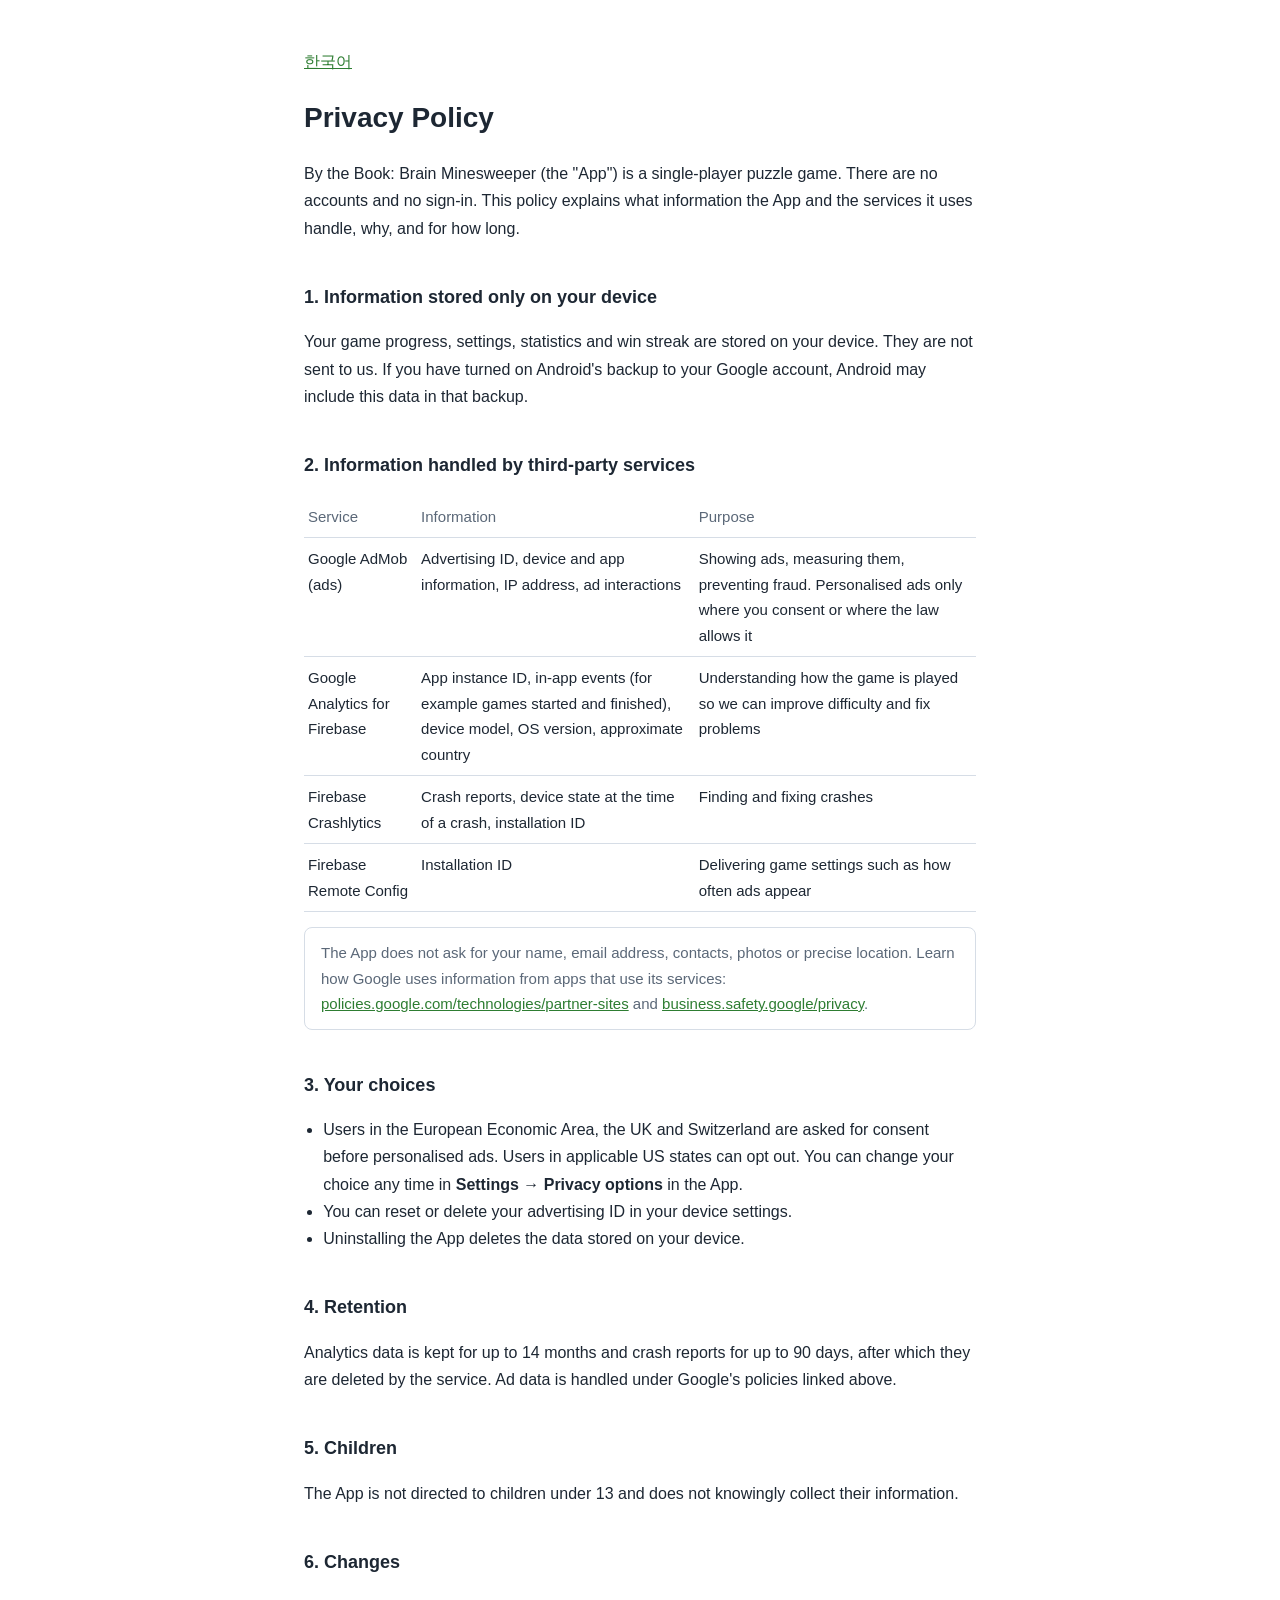
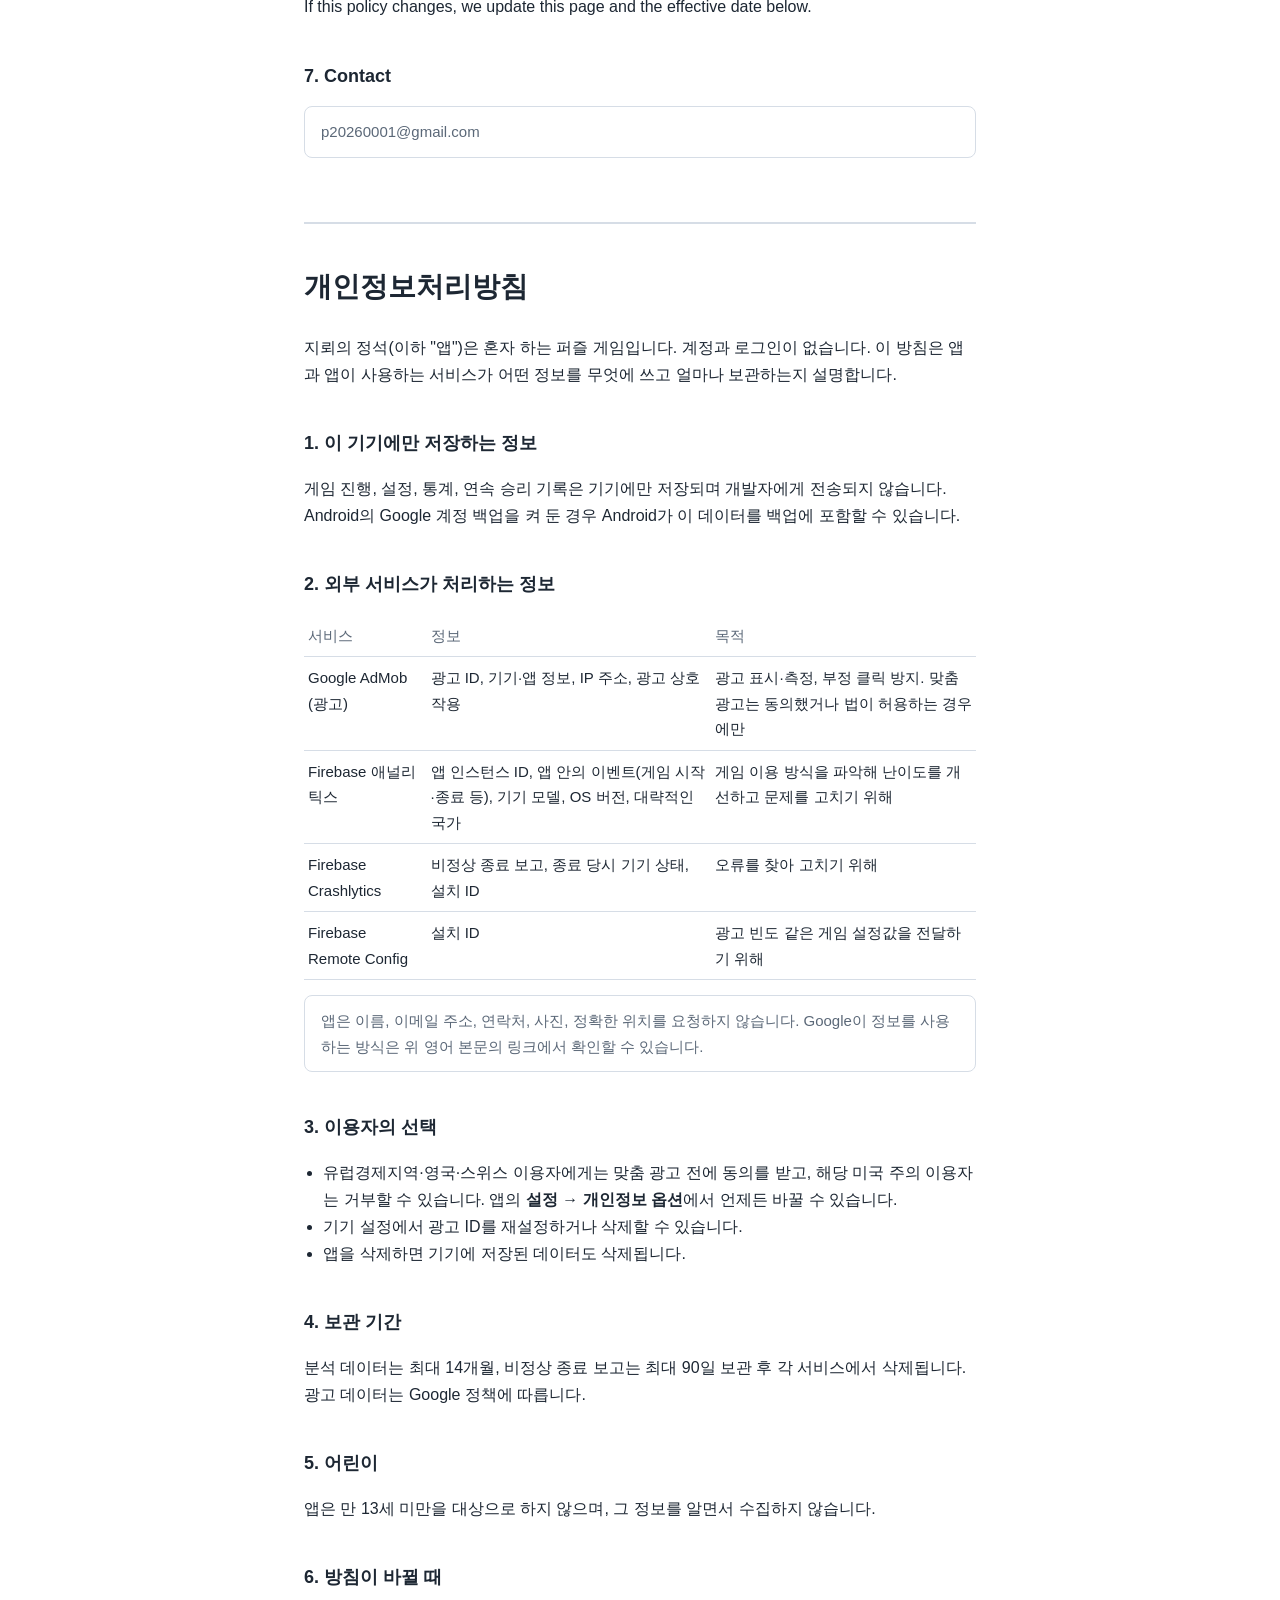
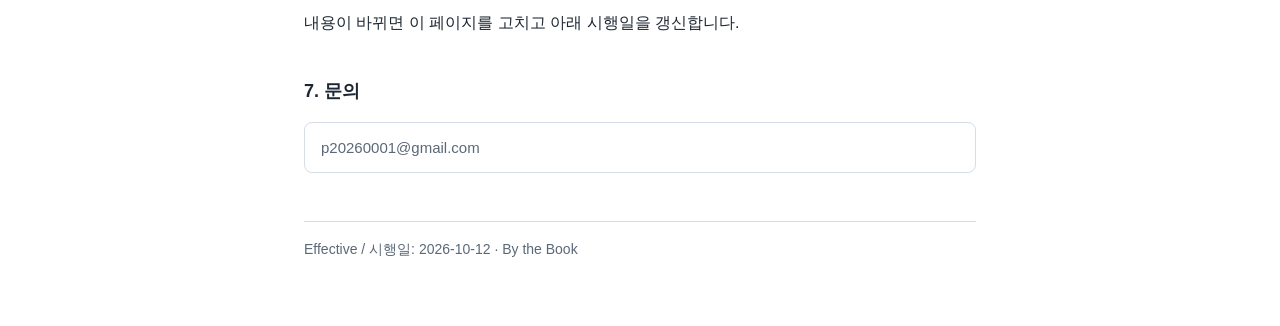
<file: minesweeper/privacy.html>
<!doctype html>
<html lang="en">
  <head>
    <meta charset="utf-8" />
    <meta name="viewport" content="width=device-width, initial-scale=1" />
    <title>Privacy Policy — By the Book</title>
    <style>
      :root {
        --surface: #ffffff;
        --ink: #1d2733;
        --ink-muted: #5b6878;
        --line: #d6dde6;
        --accent: #2e7d32;
      }
      body {
        margin: 0 auto;
        max-width: 42rem;
        padding: 2rem 1.25rem 4rem;
        background: var(--surface);
        color: var(--ink);
        font-family: -apple-system, 'Segoe UI', 'Noto Sans KR', 'Malgun Gothic', sans-serif;
        font-size: 1rem;
        line-height: 1.7;
      }
      h1 { font-size: 1.75rem; }
      h2 { margin-top: 2.5rem; font-size: 1.125rem; }
      table { width: 100%; border-collapse: collapse; margin-top: 0.75rem; font-size: 0.9375rem; }
      th, td { border-bottom: 1px solid var(--line); padding: 0.5rem 0.25rem; text-align: left; vertical-align: top; }
      th { color: var(--ink-muted); font-weight: 500; }
      ul { padding-left: 1.2rem; }
      a { color: var(--accent); }
      .note { border: 1px solid var(--line); border-radius: 0.5rem; padding: 0.75rem 1rem; color: var(--ink-muted); font-size: 0.9375rem; }
      .lang { margin-top: 4rem; border-top: 2px solid var(--line); padding-top: 1rem; }
      footer { margin-top: 3rem; border-top: 1px solid var(--line); padding-top: 1rem; color: var(--ink-muted); font-size: 0.875rem; }
    </style>
  </head>
  <body>
    <p><a href="#ko">한국어</a></p>

    <h1>Privacy Policy</h1>
    <p>
      By the Book: Brain Minesweeper (the "App") is a single-player puzzle game. There are no accounts and no
      sign-in. This policy explains what information the App and the services it uses handle,
      why, and for how long.
    </p>

    <h2>1. Information stored only on your device</h2>
    <p>
      Your game progress, settings, statistics and win streak are stored on your
      device. They are not sent to us. If you have turned on Android's backup to your Google
      account, Android may include this data in that backup.
    </p>

    <h2>2. Information handled by third-party services</h2>
    <table>
      <tr><th>Service</th><th>Information</th><th>Purpose</th></tr>
      <tr>
        <td>Google AdMob (ads)</td>
        <td>Advertising ID, device and app information, IP address, ad interactions</td>
        <td>Showing ads, measuring them, preventing fraud. Personalised ads only where you consent or where the law allows it</td>
      </tr>
      <tr>
        <td>Google Analytics for Firebase</td>
        <td>App instance ID, in-app events (for example games started and finished), device model, OS version, approximate country</td>
        <td>Understanding how the game is played so we can improve difficulty and fix problems</td>
      </tr>
      <tr>
        <td>Firebase Crashlytics</td>
        <td>Crash reports, device state at the time of a crash, installation ID</td>
        <td>Finding and fixing crashes</td>
      </tr>
      <tr>
        <td>Firebase Remote Config</td>
        <td>Installation ID</td>
        <td>Delivering game settings such as how often ads appear</td>
      </tr>
    </table>
    <p class="note">
      The App does not ask for your name, email address, contacts, photos or precise location.
      Learn how Google uses information from apps that use its services:
      <a href="https://policies.google.com/technologies/partner-sites">policies.google.com/technologies/partner-sites</a>
      and <a href="https://business.safety.google/privacy/">business.safety.google/privacy</a>.
    </p>

    <h2>3. Your choices</h2>
    <ul>
      <li>Users in the European Economic Area, the UK and Switzerland are asked for consent before personalised ads. Users in applicable US states can opt out. You can change your choice any time in <strong>Settings → Privacy options</strong> in the App.</li>
      <li>You can reset or delete your advertising ID in your device settings.</li>
      <li>Uninstalling the App deletes the data stored on your device.</li>
    </ul>

    <h2>4. Retention</h2>
    <p>
      Analytics data is kept for up to 14 months and crash reports for up to 90 days, after which
      they are deleted by the service. Ad data is handled under Google's policies linked above.
    </p>

    <h2>5. Children</h2>
    <p>The App is not directed to children under 13 and does not knowingly collect their information.</p>

    <h2>6. Changes</h2>
    <p>If this policy changes, we update this page and the effective date below.</p>

    <h2>7. Contact</h2>
    <p class="note">p20260001@gmail.com</p>

    <section id="ko" class="lang" lang="ko">
      <h1>개인정보처리방침</h1>
      <p>
        지뢰의 정석(이하 "앱")은 혼자 하는 퍼즐 게임입니다. 계정과 로그인이 없습니다. 이 방침은 앱과
        앱이 사용하는 서비스가 어떤 정보를 무엇에 쓰고 얼마나 보관하는지 설명합니다.
      </p>

      <h2>1. 이 기기에만 저장하는 정보</h2>
      <p>
        게임 진행, 설정, 통계, 연속 승리 기록은 기기에만 저장되며 개발자에게 전송되지
        않습니다. Android의 Google 계정 백업을 켜 둔 경우 Android가 이 데이터를 백업에 포함할 수
        있습니다.
      </p>

      <h2>2. 외부 서비스가 처리하는 정보</h2>
      <table>
        <tr><th>서비스</th><th>정보</th><th>목적</th></tr>
        <tr>
          <td>Google AdMob (광고)</td>
          <td>광고 ID, 기기·앱 정보, IP 주소, 광고 상호작용</td>
          <td>광고 표시·측정, 부정 클릭 방지. 맞춤 광고는 동의했거나 법이 허용하는 경우에만</td>
        </tr>
        <tr>
          <td>Firebase 애널리틱스</td>
          <td>앱 인스턴스 ID, 앱 안의 이벤트(게임 시작·종료 등), 기기 모델, OS 버전, 대략적인 국가</td>
          <td>게임 이용 방식을 파악해 난이도를 개선하고 문제를 고치기 위해</td>
        </tr>
        <tr>
          <td>Firebase Crashlytics</td>
          <td>비정상 종료 보고, 종료 당시 기기 상태, 설치 ID</td>
          <td>오류를 찾아 고치기 위해</td>
        </tr>
        <tr>
          <td>Firebase Remote Config</td>
          <td>설치 ID</td>
          <td>광고 빈도 같은 게임 설정값을 전달하기 위해</td>
        </tr>
      </table>
      <p class="note">
        앱은 이름, 이메일 주소, 연락처, 사진, 정확한 위치를 요청하지 않습니다. Google이 정보를
        사용하는 방식은 위 영어 본문의 링크에서 확인할 수 있습니다.
      </p>

      <h2>3. 이용자의 선택</h2>
      <ul>
        <li>유럽경제지역·영국·스위스 이용자에게는 맞춤 광고 전에 동의를 받고, 해당 미국 주의 이용자는 거부할 수 있습니다. 앱의 <strong>설정 → 개인정보 옵션</strong>에서 언제든 바꿀 수 있습니다.</li>
        <li>기기 설정에서 광고 ID를 재설정하거나 삭제할 수 있습니다.</li>
        <li>앱을 삭제하면 기기에 저장된 데이터도 삭제됩니다.</li>
      </ul>

      <h2>4. 보관 기간</h2>
      <p>분석 데이터는 최대 14개월, 비정상 종료 보고는 최대 90일 보관 후 각 서비스에서 삭제됩니다. 광고 데이터는 Google 정책에 따릅니다.</p>

      <h2>5. 어린이</h2>
      <p>앱은 만 13세 미만을 대상으로 하지 않으며, 그 정보를 알면서 수집하지 않습니다.</p>

      <h2>6. 방침이 바뀔 때</h2>
      <p>내용이 바뀌면 이 페이지를 고치고 아래 시행일을 갱신합니다.</p>

      <h2>7. 문의</h2>
      <p class="note">p20260001@gmail.com</p>
    </section>

    <footer>Effective / 시행일: 2026-10-12 · By the Book</footer>
  </body>
</html>
</file>
<file: jjikgo/admin/assets/index-DN1EjwHg.css>
/*! tailwindcss v4.3.3 | MIT License | https://tailwindcss.com */
@layer properties{@supports (((-webkit-hyphens:none)) and (not (margin-trim:inline))) or ((-moz-orient:inline) and (not (color:rgb(from red r g b)))){*,:before,:after,::backdrop{--tw-border-style:solid;--tw-leading:initial;--tw-font-weight:initial;--tw-tracking:initial}}}@layer theme{:root,:host{--font-sans:"Pretendard", -apple-system, "Noto Sans KR", "Malgun Gothic", sans-serif;--font-mono:ui-monospace, SFMono-Regular, Menlo, Monaco, Consolas, "Liberation Mono", "Courier New", monospace;--color-white:#fff;--spacing:.25rem;--container-sm:24rem;--container-md:28rem;--text-lg:1.125rem;--text-lg--line-height:calc(1.75 / 1.125);--font-weight-normal:400;--font-weight-medium:500;--font-weight-semibold:600;--font-weight-bold:700;--font-weight-extrabold:800;--tracking-normal:0em;--leading-relaxed:1.625;--radius-lg:.5rem;--radius-xl:.75rem;--radius-2xl:1rem;--default-font-family:var(--font-sans);--default-mono-font-family:var(--font-mono);--color-surface:#fff;--color-surface-subtle:#f7f8fc;--color-line:#e4e8ef;--color-ink:#161b24;--color-ink-soft:#333843;--color-ink-muted:#6d727b;--color-ink-faint:#9ca2af;--color-accent:#3061d8;--color-accent-soft:#c1d1f3;--color-success:#008320;--color-danger:#c2272d;--color-warn:#bd4d00;--color-warn-bright:#eb6200;--font-scale:1;--text-title:calc(1.125rem * var(--font-scale));--text-body:calc(.9375rem * var(--font-scale));--text-label:calc(.8125rem * var(--font-scale));--text-caption:calc(.75rem * var(--font-scale));--tracking-wordmark:-.045em;--tracking-title:-.03em}}@layer base{*,:after,:before,::backdrop{box-sizing:border-box;border:0 solid;margin:0;padding:0}::file-selector-button{box-sizing:border-box;border:0 solid;margin:0;padding:0}html,:host{-webkit-text-size-adjust:100%;tab-size:4;line-height:1.5;font-family:var(--default-font-family,-apple-system, BlinkMacSystemFont, "Segoe UI", Roboto, "Helvetica Neue", "Noto Sans", Arial, sans-serif, "Apple Color Emoji", "Segoe UI Emoji", "Segoe UI Symbol", "Noto Color Emoji");font-feature-settings:var(--default-font-feature-settings,normal);font-variation-settings:var(--default-font-variation-settings,normal);-webkit-tap-highlight-color:transparent}hr{height:0;color:inherit;border-top-width:1px}abbr:where([title]){-webkit-text-decoration:underline dotted;text-decoration:underline dotted}h1,h2,h3,h4,h5,h6{font-size:inherit;font-weight:inherit}a{color:inherit;-webkit-text-decoration:inherit;-webkit-text-decoration:inherit;-webkit-text-decoration:inherit;-webkit-text-decoration:inherit;text-decoration:inherit}b,strong{font-weight:bolder}code,kbd,samp,pre{font-family:var(--default-mono-font-family,ui-monospace, SFMono-Regular, Menlo, Monaco, Consolas, "Liberation Mono", "Courier New", monospace);font-feature-settings:var(--default-mono-font-feature-settings,normal);font-variation-settings:var(--default-mono-font-variation-settings,normal);font-size:1em}small{font-size:80%}sub,sup{vertical-align:baseline;font-size:75%;line-height:0;position:relative}sub{bottom:-.25em}sup{top:-.5em}table{text-indent:0;border-color:inherit;border-collapse:collapse}:-moz-focusring:where(:not(iframe)){outline:auto}progress{vertical-align:baseline}summary{display:list-item}ol,ul,menu{list-style:none}img,svg,video,canvas,audio,iframe,embed,object{vertical-align:middle;display:block}img,video{max-width:100%;height:auto}button,input,select,optgroup,textarea{font:inherit;font-feature-settings:inherit;font-variation-settings:inherit;letter-spacing:inherit;color:inherit;opacity:1;background-color:#0000;border-radius:0}::file-selector-button{font:inherit;font-feature-settings:inherit;font-variation-settings:inherit;letter-spacing:inherit;color:inherit;opacity:1;background-color:#0000;border-radius:0}:where(select:is([multiple],[size])) optgroup{font-weight:bolder}:where(select:is([multiple],[size])) optgroup option{padding-inline-start:20px}::file-selector-button{margin-inline-end:4px}::placeholder{opacity:1}@supports (not ((-webkit-appearance:-apple-pay-button))) or (contain-intrinsic-size:1px){::placeholder{color:currentColor}@supports (color:color-mix(in lab, red, red)){::placeholder{color:color-mix(in oklab, currentcolor 50%, transparent)}}}textarea{resize:vertical}::-webkit-search-decoration{-webkit-appearance:none}::-webkit-date-and-time-value{min-height:1lh;text-align:inherit}::-webkit-datetime-edit{display:inline-flex}::-webkit-datetime-edit-fields-wrapper{padding:0}::-webkit-datetime-edit{padding-block:0}::-webkit-datetime-edit-year-field{padding-block:0}::-webkit-datetime-edit-month-field{padding-block:0}::-webkit-datetime-edit-day-field{padding-block:0}::-webkit-datetime-edit-hour-field{padding-block:0}::-webkit-datetime-edit-minute-field{padding-block:0}::-webkit-datetime-edit-second-field{padding-block:0}::-webkit-datetime-edit-millisecond-field{padding-block:0}::-webkit-datetime-edit-meridiem-field{padding-block:0}::-webkit-calendar-picker-indicator{line-height:1}:-moz-ui-invalid{box-shadow:none}button,input:where([type=button],[type=reset],[type=submit]){appearance:button}::file-selector-button{appearance:button}::-webkit-inner-spin-button{height:auto}::-webkit-outer-spin-button{height:auto}[hidden]:where(:not([hidden=until-found])){display:none!important}body{background:var(--color-surface-subtle);color:var(--color-ink);font-family:var(--font-sans);font-size:var(--text-body);-webkit-text-size-adjust:100%}.tnum{font-variant-numeric:tabular-nums}}@layer components;@layer utilities{.invisible{visibility:hidden}.absolute{position:absolute}.fixed{position:fixed}.relative{position:relative}.sticky{position:sticky}.inset-0{inset:0}.inset-x-0{inset-inline:0}.inset-y-1\.5{inset-block:calc(var(--spacing) * 1.5)}.top-2{top:calc(var(--spacing) * 2)}.right-0{right:0}.right-1\/2{right:50%}.left-0{left:0}.left-1\/2{left:50%}.z-10{z-index:10}.z-20{z-index:20}.z-30{z-index:30}.z-40{z-index:40}.col-span-2{grid-column:span 2/span 2}.mx-auto{margin-inline:auto}.-mt-1{margin-top:calc(var(--spacing) * -1)}.mt-0\.5{margin-top:calc(var(--spacing) * .5)}.mt-1{margin-top:var(--spacing)}.mt-1\.5{margin-top:calc(var(--spacing) * 1.5)}.mt-2{margin-top:calc(var(--spacing) * 2)}.mt-2\.5{margin-top:calc(var(--spacing) * 2.5)}.mt-3{margin-top:calc(var(--spacing) * 3)}.mt-4{margin-top:calc(var(--spacing) * 4)}.mt-5{margin-top:calc(var(--spacing) * 5)}.mr-1{margin-right:var(--spacing)}.mb-1{margin-bottom:var(--spacing)}.mb-1\.5{margin-bottom:calc(var(--spacing) * 1.5)}.mb-2\.5{margin-bottom:calc(var(--spacing) * 2.5)}.mb-3{margin-bottom:calc(var(--spacing) * 3)}.mb-4{margin-bottom:calc(var(--spacing) * 4)}.-ml-2\.5{margin-left:calc(var(--spacing) * -2.5)}.ml-1{margin-left:var(--spacing)}.ml-1\.5{margin-left:calc(var(--spacing) * 1.5)}.block{display:block}.flex{display:flex}.grid{display:grid}.hidden{display:none}.inline-block{display:inline-block}.inline-flex{display:inline-flex}.size-2{width:calc(var(--spacing) * 2);height:calc(var(--spacing) * 2)}.size-9{width:calc(var(--spacing) * 9);height:calc(var(--spacing) * 9)}.size-11{width:calc(var(--spacing) * 11);height:calc(var(--spacing) * 11)}.size-\[7px\]{width:7px;height:7px}.size-\[30px\]{width:30px;height:30px}.h-1\.5{height:calc(var(--spacing) * 1.5)}.h-2{height:calc(var(--spacing) * 2)}.h-3{height:calc(var(--spacing) * 3)}.h-5{height:calc(var(--spacing) * 5)}.h-7{height:calc(var(--spacing) * 7)}.h-9{height:calc(var(--spacing) * 9)}.h-10{height:calc(var(--spacing) * 10)}.h-11{height:calc(var(--spacing) * 11)}.h-auto{height:auto}.h-full{height:100%}.max-h-64{max-height:calc(var(--spacing) * 64)}.max-h-\[85vh\]{max-height:85vh}.min-h-11{min-height:calc(var(--spacing) * 11)}.min-h-dvh{min-height:100dvh}.w-3\.5{width:calc(var(--spacing) * 3.5)}.w-5{width:calc(var(--spacing) * 5)}.w-full{width:100%}.max-w-\[340px\]{max-width:340px}.max-w-\[640px\]{max-width:640px}.max-w-\[1040px\]{max-width:1040px}.max-w-md{max-width:var(--container-md)}.max-w-sm{max-width:var(--container-sm)}.min-w-0{min-width:0}.flex-1{flex:1}.shrink-0{flex-shrink:0}.cursor-pointer{cursor:pointer}.resize-none{resize:none}.grid-cols-2{grid-template-columns:repeat(2,minmax(0,1fr))}.grid-cols-3{grid-template-columns:repeat(3,minmax(0,1fr))}.grid-cols-4{grid-template-columns:repeat(4,minmax(0,1fr))}.grid-cols-7{grid-template-columns:repeat(7,minmax(0,1fr))}.grid-cols-\[4\.2em_minmax\(0\,1fr\)_2\.8em\]{grid-template-columns:4.2em minmax(0,1fr) 2.8em}.grid-cols-\[7\.6em_minmax\(0\,1fr\)_3em\]{grid-template-columns:7.6em minmax(0,1fr) 3em}.flex-col{flex-direction:column}.flex-wrap{flex-wrap:wrap}.place-items-center{place-items:center}.content-start{align-content:flex-start}.items-baseline{align-items:baseline}.items-center{align-items:center}.items-end{align-items:flex-end}.items-start{align-items:flex-start}.justify-between{justify-content:space-between}.justify-center{justify-content:center}.gap-1{gap:var(--spacing)}.gap-1\.5{gap:calc(var(--spacing) * 1.5)}.gap-2{gap:calc(var(--spacing) * 2)}.gap-2\.5{gap:calc(var(--spacing) * 2.5)}.gap-3{gap:calc(var(--spacing) * 3)}.gap-3\.5{gap:calc(var(--spacing) * 3.5)}.gap-4{gap:calc(var(--spacing) * 4)}.truncate{text-overflow:ellipsis;white-space:nowrap;overflow:hidden}.overflow-hidden{overflow:hidden}.overflow-y-auto{overflow-y:auto}.overscroll-contain{overscroll-behavior:contain}.rounded{border-radius:.25rem}.rounded-2xl{border-radius:var(--radius-2xl)}.rounded-\[2px\]{border-radius:2px}.rounded-full{border-radius:2147483647px}.rounded-lg{border-radius:var(--radius-lg)}.rounded-xl{border-radius:var(--radius-xl)}.rounded-t-2xl{border-top-left-radius:var(--radius-2xl);border-top-right-radius:var(--radius-2xl)}.border{border-style:var(--tw-border-style);border-width:1px}.border-t{border-top-style:var(--tw-border-style);border-top-width:1px}.border-t-2{border-top-style:var(--tw-border-style);border-top-width:2px}.border-dashed{--tw-border-style:dashed;border-style:dashed}.border-accent{border-color:var(--color-accent)}.border-line{border-color:var(--color-line)}.border-line\/60{border-color:#e4e8ef99}@supports (color:color-mix(in lab, red, red)){.border-line\/60{border-color:color-mix(in oklab, var(--color-line) 60%, transparent)}}.border-warn{border-color:var(--color-warn)}.bg-\[\#FEE500\]{background-color:#fee500}.bg-accent{background-color:var(--color-accent)}.bg-accent-soft{background-color:var(--color-accent-soft)}.bg-accent\/10{background-color:#3061d81a}@supports (color:color-mix(in lab, red, red)){.bg-accent\/10{background-color:color-mix(in oklab, var(--color-accent) 10%, transparent)}}.bg-danger{background-color:var(--color-danger)}.bg-ink\/60{background-color:#161b2499}@supports (color:color-mix(in lab, red, red)){.bg-ink\/60{background-color:color-mix(in oklab, var(--color-ink) 60%, transparent)}}.bg-line\/60{background-color:#e4e8ef99}@supports (color:color-mix(in lab, red, red)){.bg-line\/60{background-color:color-mix(in oklab, var(--color-line) 60%, transparent)}}.bg-success{background-color:var(--color-success)}.bg-surface{background-color:var(--color-surface)}.bg-surface-subtle{background-color:var(--color-surface-subtle)}.bg-warn-bright{background-color:var(--color-warn-bright)}.bg-warn\/10{background-color:#bd4d001a}@supports (color:color-mix(in lab, red, red)){.bg-warn\/10{background-color:color-mix(in oklab, var(--color-warn) 10%, transparent)}}.p-3{padding:calc(var(--spacing) * 3)}.p-4{padding:calc(var(--spacing) * 4)}.p-5{padding:calc(var(--spacing) * 5)}.p-6{padding:calc(var(--spacing) * 6)}.px-2{padding-inline:calc(var(--spacing) * 2)}.px-2\.5{padding-inline:calc(var(--spacing) * 2.5)}.px-3{padding-inline:calc(var(--spacing) * 3)}.px-3\.5{padding-inline:calc(var(--spacing) * 3.5)}.px-4{padding-inline:calc(var(--spacing) * 4)}.px-6{padding-inline:calc(var(--spacing) * 6)}.py-2{padding-block:calc(var(--spacing) * 2)}.py-2\.5{padding-block:calc(var(--spacing) * 2.5)}.py-3{padding-block:calc(var(--spacing) * 3)}.py-8{padding-block:calc(var(--spacing) * 8)}.pt-3{padding-top:calc(var(--spacing) * 3)}.pt-4{padding-top:calc(var(--spacing) * 4)}.pt-5{padding-top:calc(var(--spacing) * 5)}.pt-6{padding-top:calc(var(--spacing) * 6)}.pr-1{padding-right:var(--spacing)}.pb-1{padding-bottom:var(--spacing)}.pb-3{padding-bottom:calc(var(--spacing) * 3)}.pb-4{padding-bottom:calc(var(--spacing) * 4)}.pb-16{padding-bottom:calc(var(--spacing) * 16)}.pb-\[max\(1\.25rem\,env\(safe-area-inset-bottom\)\)\]{padding-bottom:max(1.25rem, env(safe-area-inset-bottom))}.pl-3{padding-left:calc(var(--spacing) * 3)}.text-center{text-align:center}.text-left{text-align:left}.text-right{text-align:right}.align-middle{vertical-align:middle}.text-lg{font-size:var(--text-lg);line-height:var(--tw-leading,var(--text-lg--line-height))}.text-\[1\.25rem\]{font-size:1.25rem}.text-\[1\.375rem\]{font-size:1.375rem}.text-body{font-size:var(--text-body)}.text-caption{font-size:var(--text-caption)}.text-label{font-size:var(--text-label)}.text-title{font-size:var(--text-title)}.leading-none{--tw-leading:1;line-height:1}.leading-relaxed{--tw-leading:var(--leading-relaxed);line-height:var(--leading-relaxed)}.font-bold{--tw-font-weight:var(--font-weight-bold);font-weight:var(--font-weight-bold)}.font-extrabold{--tw-font-weight:var(--font-weight-extrabold);font-weight:var(--font-weight-extrabold)}.font-medium{--tw-font-weight:var(--font-weight-medium);font-weight:var(--font-weight-medium)}.font-normal{--tw-font-weight:var(--font-weight-normal);font-weight:var(--font-weight-normal)}.font-semibold{--tw-font-weight:var(--font-weight-semibold);font-weight:var(--font-weight-semibold)}.tracking-\[-0\.02em\]{--tw-tracking:-.02em;letter-spacing:-.02em}.tracking-normal{--tw-tracking:var(--tracking-normal);letter-spacing:var(--tracking-normal)}.tracking-title{--tw-tracking:var(--tracking-title);letter-spacing:var(--tracking-title)}.tracking-wordmark{--tw-tracking:var(--tracking-wordmark);letter-spacing:var(--tracking-wordmark)}.break-words{overflow-wrap:break-word}.whitespace-pre-wrap{white-space:pre-wrap}.text-\[\#191600\]{color:#191600}.text-accent{color:var(--color-accent)}.text-danger{color:var(--color-danger)}.text-ink{color:var(--color-ink)}.text-ink-faint{color:var(--color-ink-faint)}.text-ink-muted{color:var(--color-ink-muted)}.text-ink-soft{color:var(--color-ink-soft)}.text-warn{color:var(--color-warn)}.text-white{color:var(--color-white)}.not-italic{font-style:normal}.outline-none{--tw-outline-style:none;outline-style:none}.first\:border-t-0:first-child{border-top-style:var(--tw-border-style);border-top-width:0}.first\:pt-0:first-child{padding-top:0}.disabled\:opacity-40:disabled{opacity:.4}.disabled\:opacity-50:disabled{opacity:.5}@media (width>=48rem){.md\:col-span-3{grid-column:span 3/span 3}.md\:grid-cols-3{grid-template-columns:repeat(3,minmax(0,1fr))}.md\:grid-cols-\[minmax\(0\,1fr\)_minmax\(0\,1\.6fr\)\]{grid-template-columns:minmax(0,1fr) minmax(0,1.6fr)}}.\[\&\>\*\+\*\]\:border-t>*+*{border-top-style:var(--tw-border-style);border-top-width:1px}.\[\&\>\*\+\*\]\:border-line>*+*{border-color:var(--color-line)}}@font-face{font-family:Pretendard;font-style:normal;font-weight:400;font-display:swap;src:url(/jjikgo/admin/assets/Pretendard-Regular.subset-BZqc2FCe.woff2)format("woff2")}@font-face{font-family:Pretendard;font-style:normal;font-weight:500;font-display:swap;src:url(/jjikgo/admin/assets/Pretendard-Medium.subset-D07TkZcI.woff2)format("woff2")}@font-face{font-family:Pretendard;font-style:normal;font-weight:600;font-display:swap;src:url(/jjikgo/admin/assets/Pretendard-SemiBold.subset-DdMYyxPR.woff2)format("woff2")}@font-face{font-family:Pretendard;font-style:normal;font-weight:700;font-display:swap;src:url(/jjikgo/admin/assets/Pretendard-Bold.subset-NvQkMce4.woff2)format("woff2")}@font-face{font-family:Pretendard;font-style:normal;font-weight:800;font-display:swap;src:url(/jjikgo/admin/assets/Pretendard-ExtraBold.subset-C8ahUYWx.woff2)format("woff2")}html[data-font-scale=xs]{--font-scale:.8}html[data-font-scale=sm]{--font-scale:.9}html[data-font-scale=lg]{--font-scale:1.15}html[data-font-scale=xl]{--font-scale:1.3}@property --tw-border-style{syntax:"*";inherits:false;initial-value:solid}@property --tw-leading{syntax:"*";inherits:false}@property --tw-font-weight{syntax:"*";inherits:false}@property --tw-tracking{syntax:"*";inherits:false}
</file>
